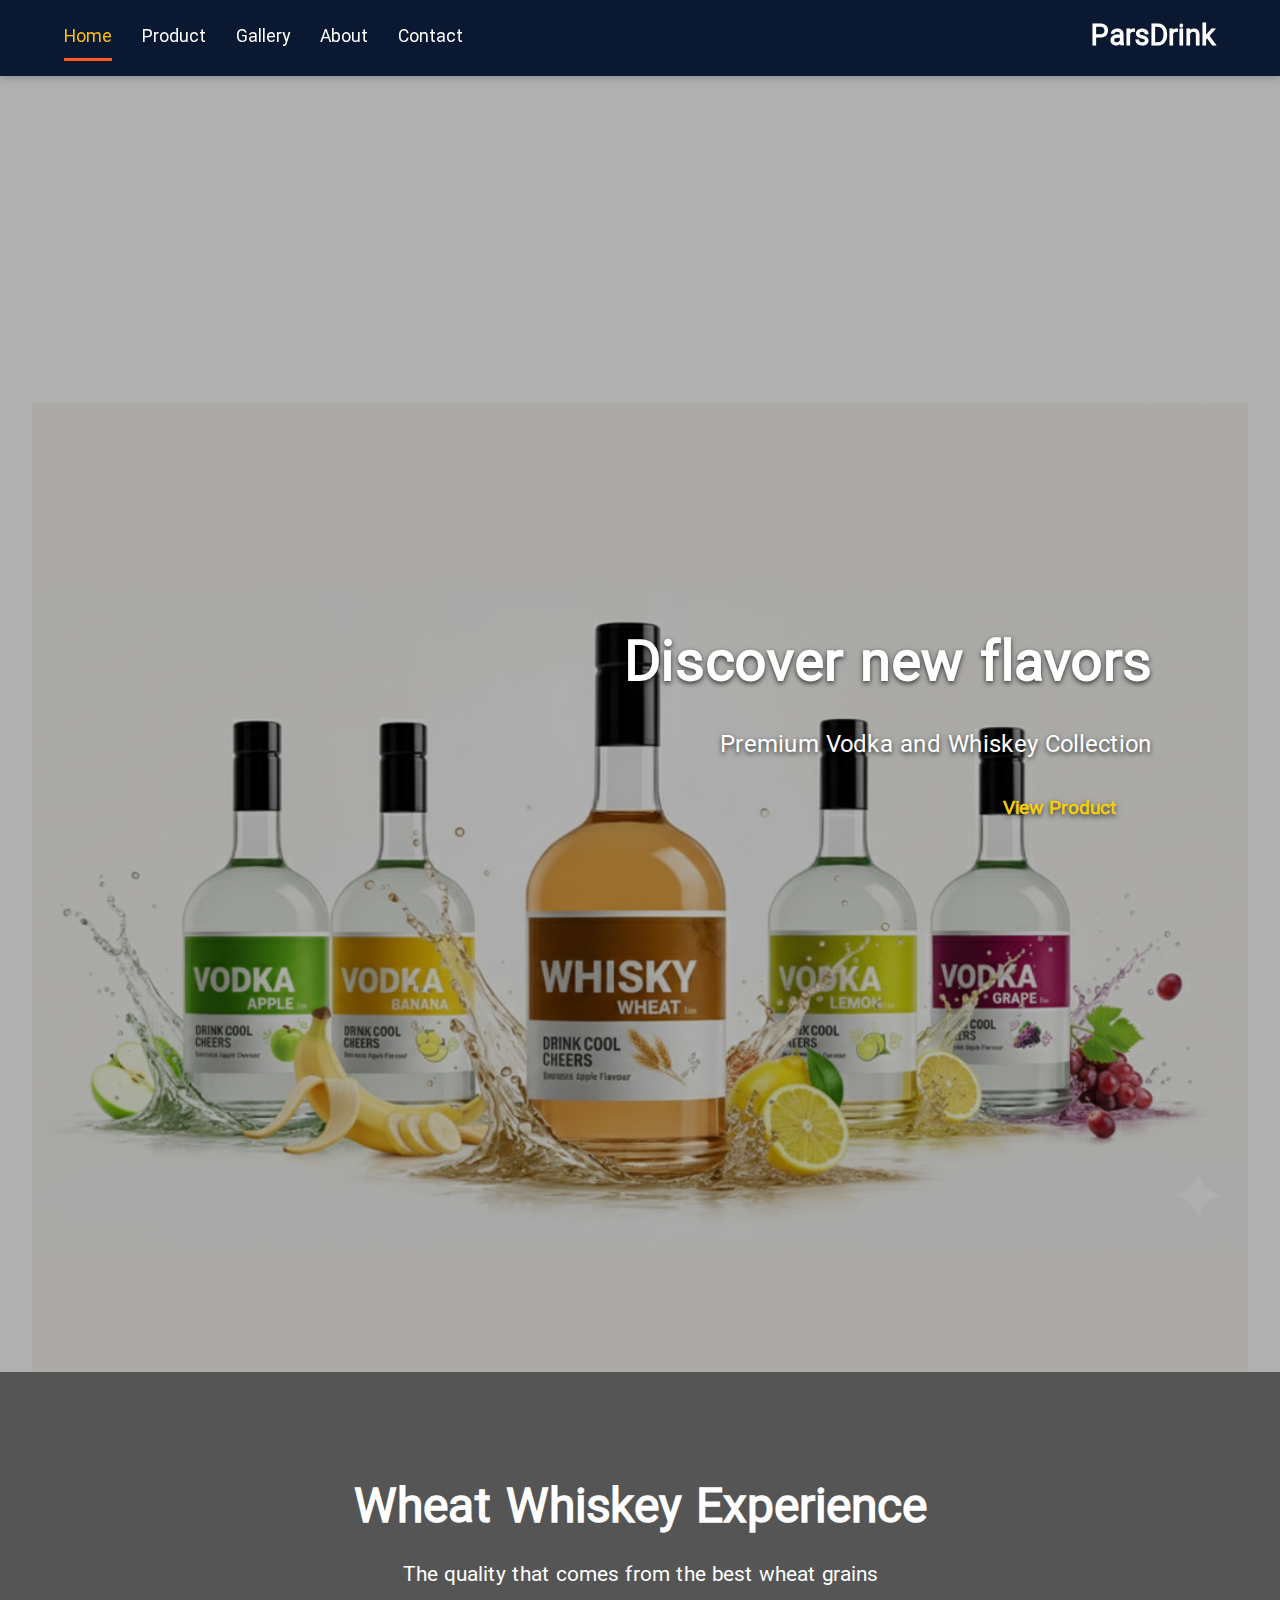
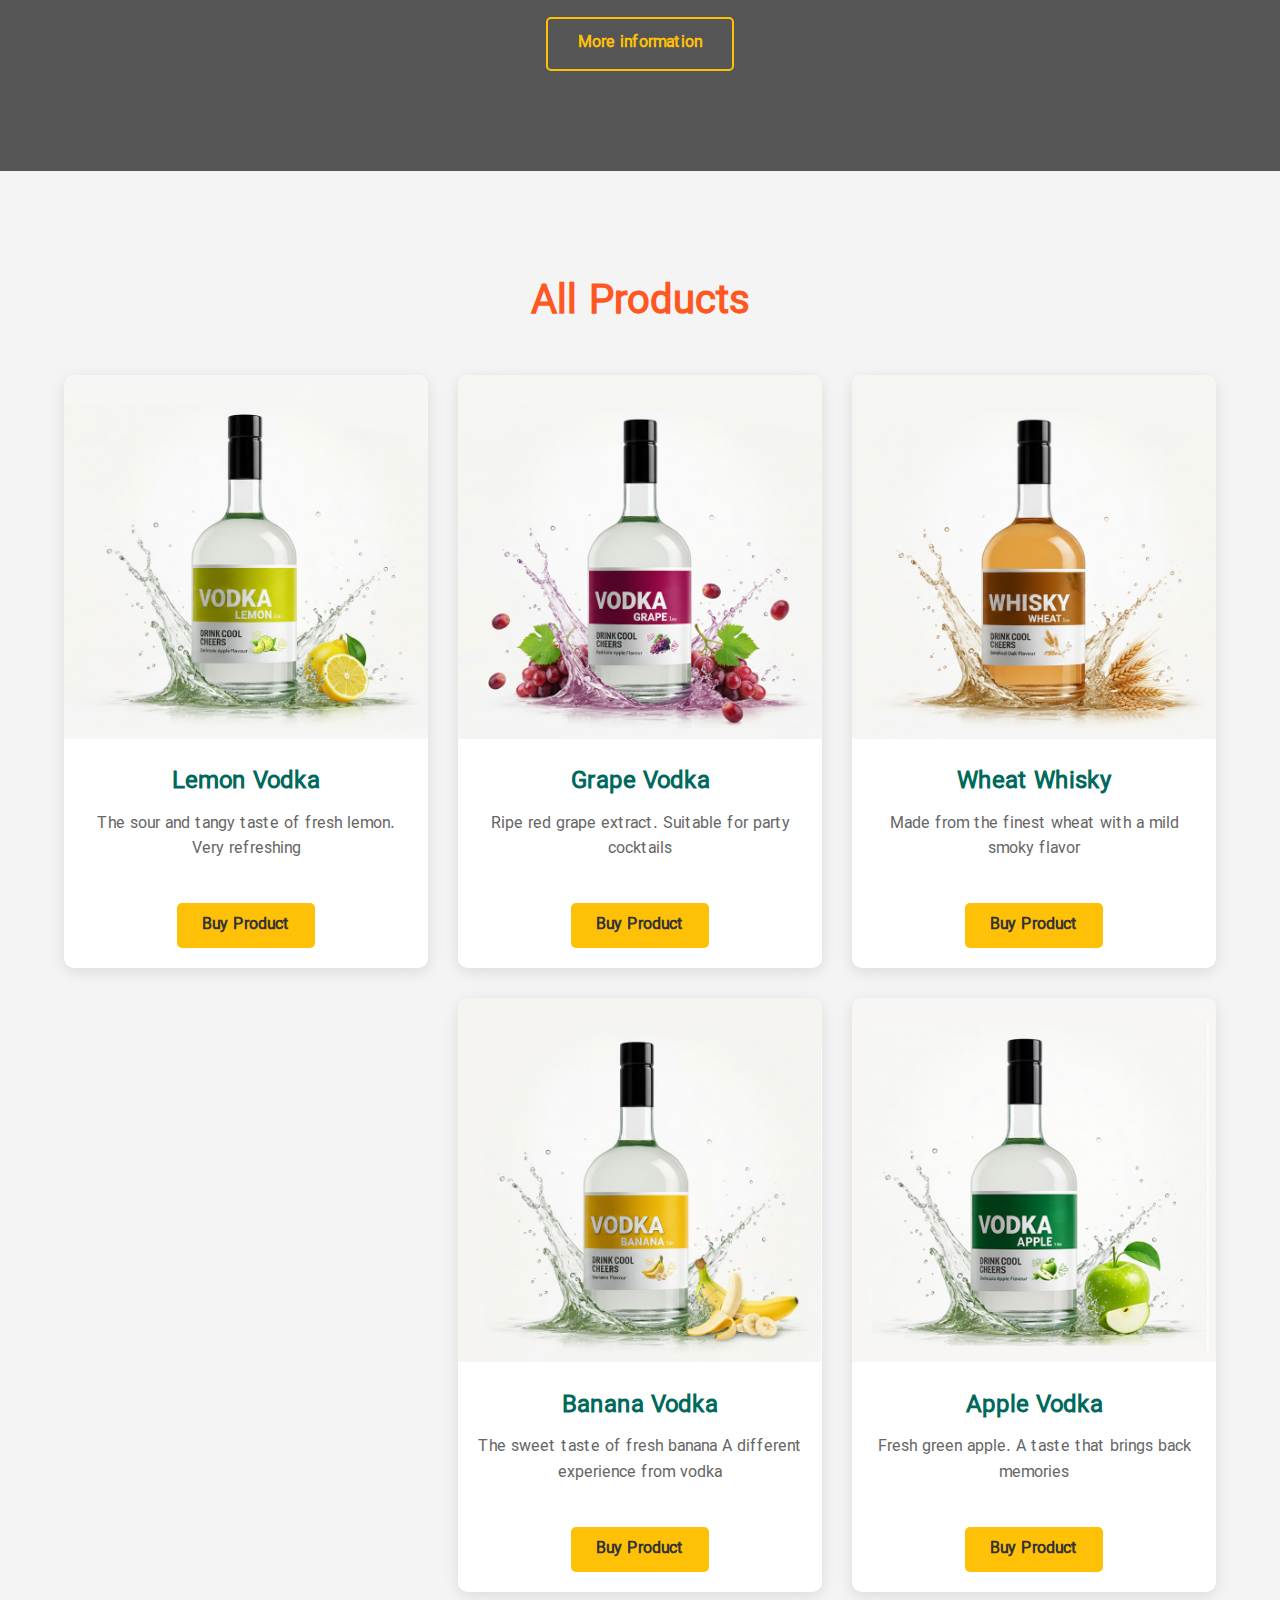
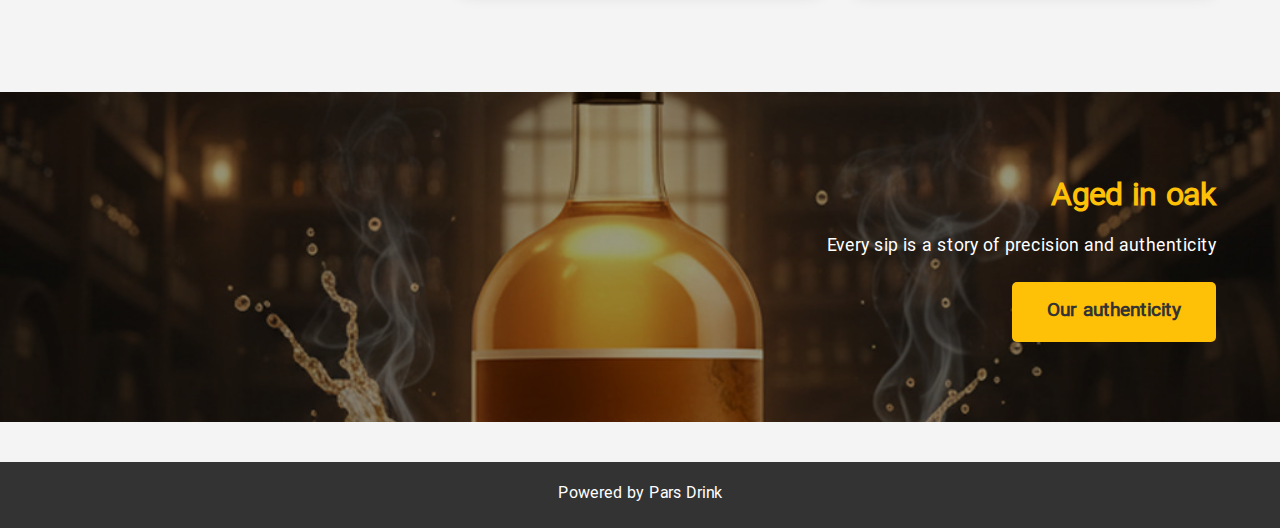
<file: index.html>
<!DOCTYPE html>
<html lang="en" dir="ltr">
<head>
    <meta charset="UTF-8">
    <meta name="viewport" content="width=device-width, initial-scale=1.0">
	<link rel="icon" type="image/x-icon" href="files/favicon.ico">
    <title>ParsDrink Vip Drink</title>
	<meta name="description" content="پارس درینک (ParsDrink) مرجع اصلی خرید انواع ویسکی گندم دودی و ودکاهای میوه‌ای با بالاترین خلوص. کیفیت برتر و ارسال محرمانه در سراسر ایران.">
    <meta name="keywords" content="پارس درینک, parsdrink, خرید ودکا, خرید ویسکی دودی, ودکا سیب سبز, ودکا موز, قیمت ویسکی در ایران">
    <link rel="canonical" href="https://parsdrink.shop/index.html">

    <meta property="og:type" content="website">
    <meta property="og:title" content="پارس درینک | برترین طعم‌های ودکا و ویسکی">
    <meta property="og:description" content="محصولات خاص پارس درینک را تجربه کنید. خلوص بالا، طعم‌های میوه‌ای و بسته‌بندی محرمانه.">
    <meta property="og:image" content="https://parsdrink.shop/files/logo.png">
    <meta property="og:url" content="https://parsdrink.shop">
    <link rel="stylesheet" href="files/style.css">
    <link rel="stylesheet" href="https://cdnjs.cloudflare.com/ajax/libs/font-awesome/6.0.0-beta3/css/all.min.css">
</head>
<body>

<header class="navbar">
        <div class="logo"><a href="index.html">ParsDrink</a></div>
        <nav class="nav-links">
            <a href="index.html" class="active-link">Home</a>
            <a href="products.html">Product</a>
			<a href="gallery.html">Gallery</a>
            <a href="about.html">About</a>
            <a href="contact.html">Contact</a>
        </nav>
        <button class="menu-toggle"><i class="fas fa-bars"></i></button>
    </header>

    <section class="hero-banner" id="home" style="background-image: url('files/gallery/vod-hame.jpg');">
        <div class="banner-content">
            <h1>Discover new flavors</h1>
            <p>Premium Vodka and Whiskey Collection</p>
            <a href="#products" class="cta-btn2">View Product</a>
        </div>
    </section>

    <section class="promotion-banner" style="background-image: url('files/gallery/wis-riz.jpg');">
        <div class="promotion-content">
            <h2>Wheat Whiskey Experience</h2>
            <p>The quality that comes from the best wheat grains</p>
            <a href="product-view-whisky.html" class="promo-btn">More information</a>
        </div>
    </section>
    
        <section class="products-grid full-page-grid" id="products">
            <h2>All Products</h2>

            <div class="grid-container">
                <div class="product-card">
				<a href="product-view-whisky.html" class="product-link-overlay">
                    <img src="files/products/whisky.jpg" alt="ویسکی گندم">
                    <h3>Wheat Whisky</h3>
                    <p>Made from the finest wheat with a mild smoky flavor</p>
					</a>
                    <a href="product-view-whisky.html" class="buy-btn">Buy Product</a>
                </div>
                
                <div class="product-card">
				<a href="product-view-grape.html" class="product-link-overlay">
                    <img src="files/products/grape.jpg" alt="وودکا انگور">
                    <h3>Grape Vodka</h3>
                    <p>Ripe red grape extract. Suitable for party cocktails</p>
					</a>
                    <a href="product-view-grape.html" class="buy-btn">Buy Product</a>
                </div>

                <div class="product-card">
				<a href="product-view-lemon.html" class="product-link-overlay">
                    <img src="files/products/lemon.jpg" alt="وودکا لیمو">
                    <h3>Lemon Vodka</h3>
                    <p>The sour and tangy taste of fresh lemon. Very refreshing</p>
					</a>
                    <a href="product-view-lemon.html" class="buy-btn">Buy Product</a>
                </div>
                
                 <div class="product-card">
				 <a href="product-view-apple.html" class="product-link-overlay">
                    <img src="files/products/apple.jpg" alt="وودکا سیب">
                    <h3>Apple Vodka</h3>
                    <p>Fresh green apple. A taste that brings back memories</p>
					</a>
                    <a href="product-view-apple.html" class="buy-btn">Buy Product</a>
                </div>

                 <div class="product-card">
				 <a href="product-view-banana.html" class="product-link-overlay">
                    <img src="files/products/banana.jpg" alt="وودکا موز">
                    <h3>Banana Vodka</h3>
                    <p>The sweet taste of fresh banana A different experience from vodka</p>
					</a>
                    <a href="product-view-banana.html" class="buy-btn">Buy Product</a>
                </div>
            </div>
        </section>

    <section class="callout-banner" style="background-image: url('files/gallery/wis-tak.jpg');">
        <div class="callout-content">
            <h3>Aged in oak</h3>
            <p>Every sip is a story of precision and authenticity</p>
            <a href="product-view-whisky.html" class="cta-btn">Our authenticity</a>
        </div>
    </section>


    <footer class="footer">
<p>Powered by Pars Drink</p>
    </footer>

    <script>
        document.querySelector('.menu-toggle').addEventListener('click', function() {
            document.querySelector('.nav-links').classList.toggle('active');
            const icon = this.querySelector('i');
            if (document.querySelector('.nav-links').classList.contains('active')) {
                icon.classList.remove('fa-bars');
                icon.classList.add('fa-times');
            } else {
                icon.classList.remove('fa-times');
                icon.classList.add('fa-bars');
            }
        });
    </script>
</body>
</html>
</file>
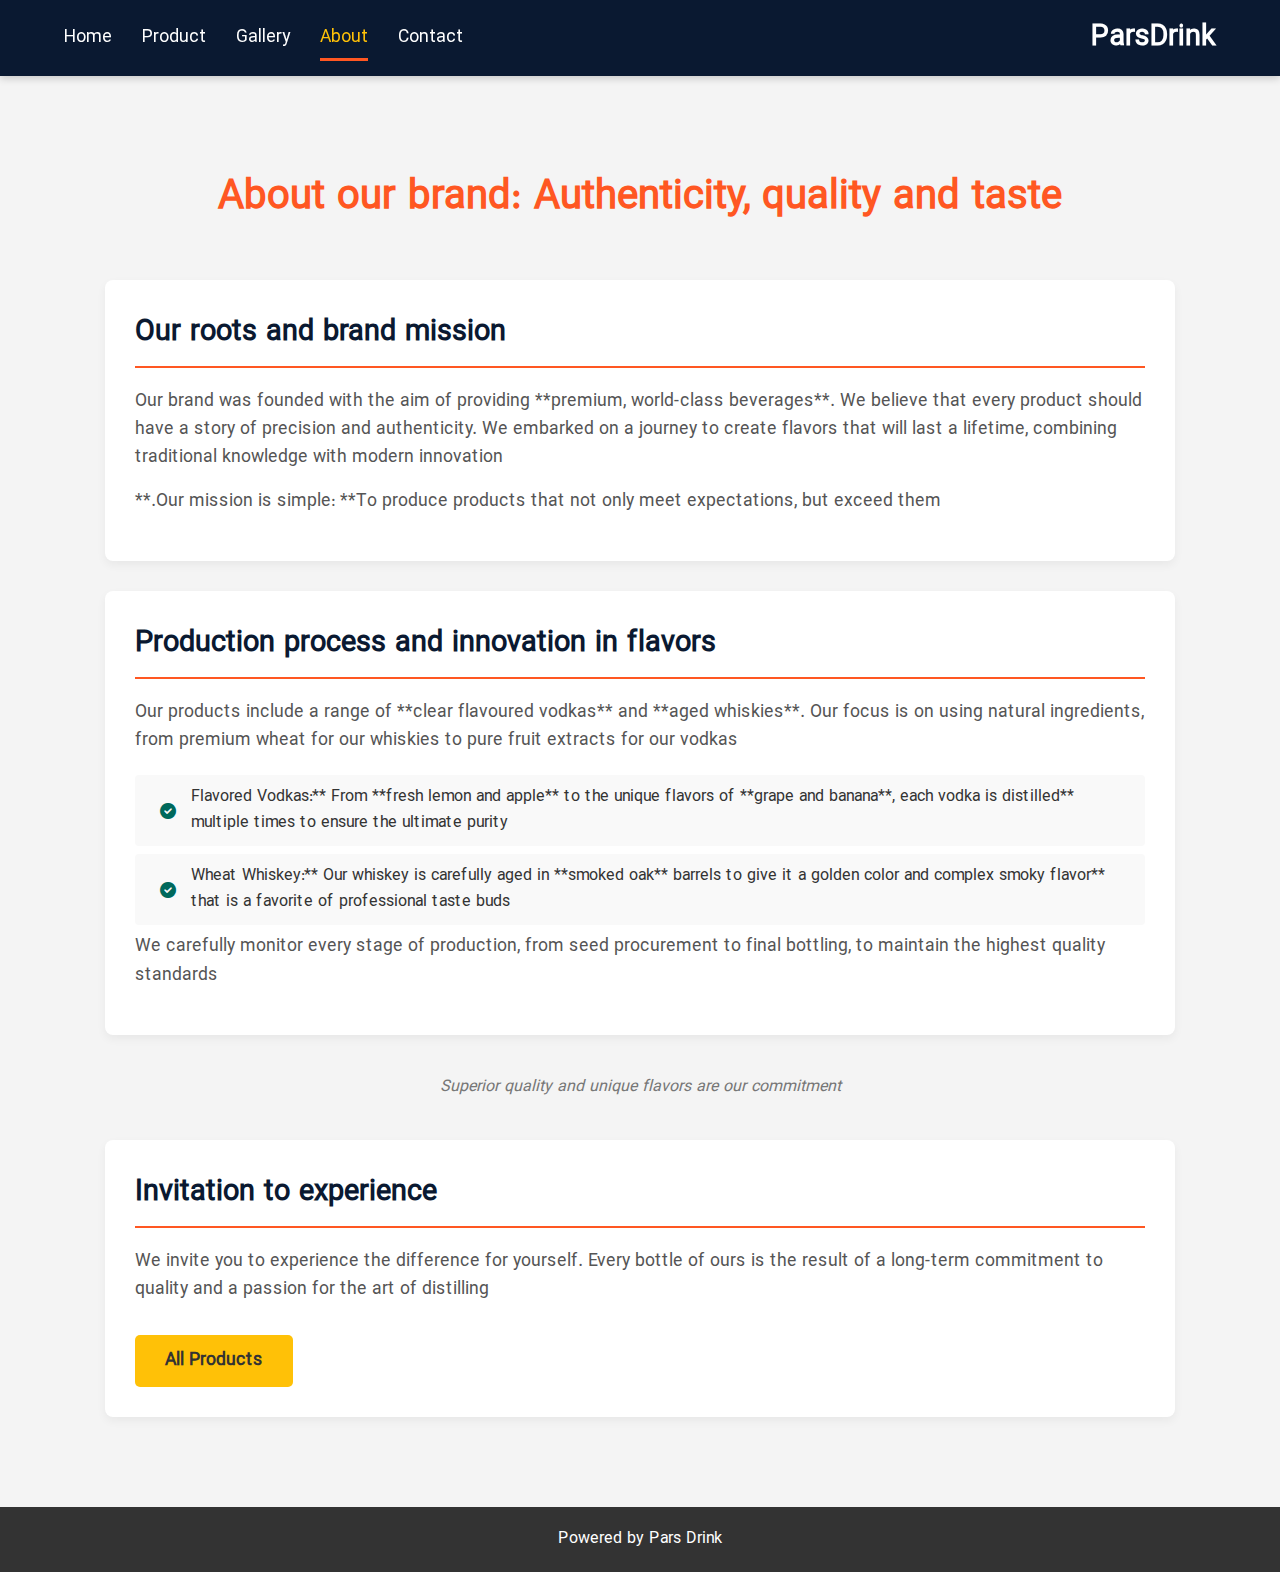
<file: about.html>
<!DOCTYPE html>
<html lang="en" dir="rtl">
<head>
    <meta charset="UTF-8">
    <meta name="viewport" content="width=device-width, initial-scale=1.0">
	<link rel="icon" type="image/x-icon" href="files/favicon.ico">
    <title>ParsDrink - About</title>
<meta name="description" content="پارس درینک با بهره‌گیری از دانش روز و متدهای سنتی تقطیر، بهترین نوشیدنی‌های الکلی را با حفظ کامل استانداردهای خلوص تولید می‌کند.">
<meta name="keywords" content="تاریخچه پارس درینک، تولید کننده ویسکی ایران، درباره parsdrink، کیفیت محصولات پارس درینک">
    <link rel="canonical" href="https://parsdrink.shop/about.html">

    <link rel="stylesheet" href="files/style.css">
    <link rel="stylesheet" href="https://cdnjs.cloudflare.com/ajax/libs/font-awesome/6.0.0-beta3/css/all.min.css">
</head>
<body>

<header class="navbar">
        <div class="logo"><a href="index.html">ParsDrink</a></div>
        <nav class="nav-links">
            <a href="index.html">Home</a>
            <a href="products.html">Product</a>
			<a href="gallery.html">Gallery</a>
            <a href="about.html" class="active-link">About</a>
            <a href="contact.html">Contact</a>
        </nav>
        <button class="menu-toggle"><i class="fas fa-bars"></i></button>
    </header>
    
    <main class="main-content about-page">
        <section class="about-section">
            <div class="container">
                <h2>About our brand: Authenticity, quality and taste</h2>
                
                <div class="about-card history-mission">
                    <h3>Our roots and brand mission</h3>
                    <p>Our brand was founded with the aim of providing **premium, world-class beverages**. We believe that every product should have a story of precision and authenticity. We embarked on a journey to create flavors that will last a lifetime, combining traditional knowledge with modern innovation</p>
                    <p>Our mission is simple: **To produce products that not only meet expectations, but exceed them.**</p>
                </div>
                
                <div class="about-card production-focus">
                    <h3>Production process and innovation in flavors</h3>
                    <p>Our products include a range of **clear flavoured vodkas** and **aged whiskies**. Our focus is on using natural ingredients, from premium wheat for our whiskies to pure fruit extracts for our vodkas</p>
                    <ul>
                        <li> **Flavored Vodkas:** From **fresh lemon and apple** to the unique flavors of **grape and banana**, each vodka is distilled multiple times to ensure the ultimate purity <i class="fas fa-check-circle" style="margin-right:15px;"></i></li>
                        <li> **Wheat Whiskey:** Our whiskey is carefully aged in **smoked oak** barrels to give it a golden color and complex smoky flavor that is a favorite of professional taste buds <i class="fas fa-check-circle" style="margin-right:15px;"></i></li>
                    </ul>
                    <p>We carefully monitor every stage of production, from seed procurement to final bottling, to maintain the highest quality standards</p>
                </div>
                
                <div class="image-focus">
                    
                    <p class="image-caption">Superior quality and unique flavors are our commitment</p>
                </div>
                
                <div class="about-card experience-call">
                    <h3>Invitation to experience</h3>
                    <p>We invite you to experience the difference for yourself. Every bottle of ours is the result of a long-term commitment to quality and a passion for the art of distilling</p>
                    <a href="products.html" class="cta-btn">All Products</a>
                </div>
            </div>
        </section>
    </main>

    <footer class="footer">
<p>Powered by Pars Drink</p>
    </footer>

    <script>
        document.querySelector('.menu-toggle').addEventListener('click', function() {
            document.querySelector('.nav-links').classList.toggle('active');
            const icon = this.querySelector('i');
            if (document.querySelector('.nav-links').classList.contains('active')) {
                icon.classList.remove('fa-bars');
                icon.classList.add('fa-times');
            } else {
                icon.classList.remove('fa-times');
                icon.classList.add('fa-bars');
            }
        });
    </script>
</body>
</html>
</file>
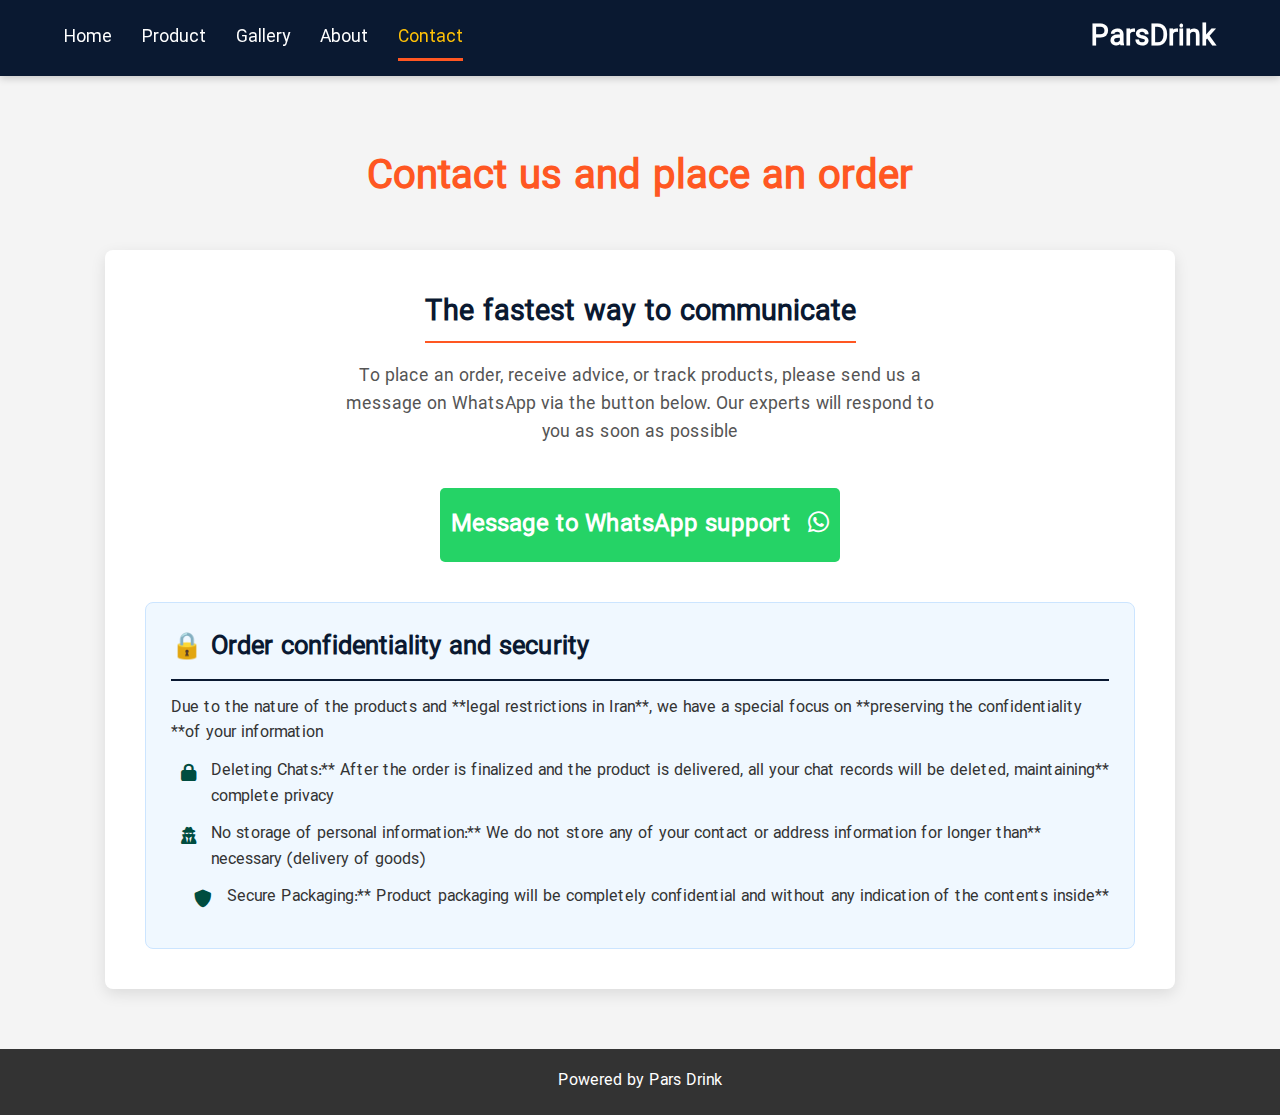
<file: contact.html>
<!DOCTYPE html>
<html lang="en" dir="ltr">
<head>
    <meta charset="UTF-8">
    <meta name="viewport" content="width=device-width, initial-scale=1.0">
	<link rel="icon" type="image/x-icon" href="files/favicon.ico">
    <title>ParsDrink - Contact Us</title>
<meta name="description" content="جهت خرید محصولات پارس درینک و دریافت مشاوره درباره نحوه ارسال محرمانه، از طریق واتساپ با کارشناسان ما در ارتباط باشید.">
<meta name="keywords" content="تماس با پارس درینک، شماره واتساپ پارس درینک، سفارش تلگرام ودکا، پشتیبانی parsdrink">
	<link rel="canonical" href="https://parsdrink.shop/contact.html">
    <link rel="stylesheet" href="files/style.css">
    <link rel="stylesheet" href="https://cdnjs.cloudflare.com/ajax/libs/font-awesome/6.0.0-beta3/css/all.min.css">
</head>
<body>

<header class="navbar">
        <div class="logo"><a href="index.html">ParsDrink</a></div>
        <nav class="nav-links">
            <a href="index.html">Home</a>
            <a href="products.html">Product</a>
			<a href="gallery.html">Gallery</a>
            <a href="about.html">About</a>
            <a href="contact.html" class="active-link">Contact</a>
        </nav>
        <button class="menu-toggle"><i class="fas fa-bars"></i></button>
    </header>
    
    <main class="main-content contact-page">
        <div class="container">
            
            <section class="contact-section">
                <h2>Contact us and place an order</h2>
                
                <div class="contact-card">
                    
                    <h3>The fastest way to communicate</h3>
                    <p>To place an order, receive advice, or track products, please send us a message on WhatsApp via the button below. Our experts will respond to you as soon as possible</p>
                    
                    <a href="https://wa.me/212783611965?text=hi" target="_blank" class="whatsapp-btn whatsapp-lg">
                        <i class="fab fa-whatsapp"></i> Message to WhatsApp support
                    </a>

                    <div class="privacy-note">
                        <h3>Order confidentiality and security 🔒</h3>
                        <ul>
				     		<li><i></i>Due to the nature of the products and **legal restrictions in Iran**, we have a special focus on **preserving the confidentiality of your information**</li>
                            <li> **Deleting Chats:** After the order is finalized and the product is delivered, all your chat records will be deleted, maintaining complete privacy <i class="fas fa-lock" style="margin-right:15px;"> </i> </li>
                            <li> **No storage of personal information:** We do not store any of your contact or address information for longer than necessary (delivery of goods) <i class="fas fa-user-secret" style="margin-right:15px;"></i></li>
                            <li> **Secure Packaging:** Product packaging will be completely confidential and without any indication of the contents inside <i class="fas fa-shield-alt" style="margin-right:15px;"></i></li>
                        </ul>
                    </div>
                    
                </div>
            </section>
            
        </div>
    </main>

    <footer class="footer">
<p>Powered by Pars Drink</p>
    </footer>

    <script>
        document.querySelector('.menu-toggle').addEventListener('click', function() {
            document.querySelector('.nav-links').classList.toggle('active');
            const icon = this.querySelector('i');
            if (document.querySelector('.nav-links').classList.contains('active')) {
                icon.classList.remove('fa-bars');
                icon.classList.add('fa-times');
            } else {
                icon.classList.remove('fa-times');
                icon.classList.add('fa-bars');
            }
        });
    </script>
</body>
</html>
</file>
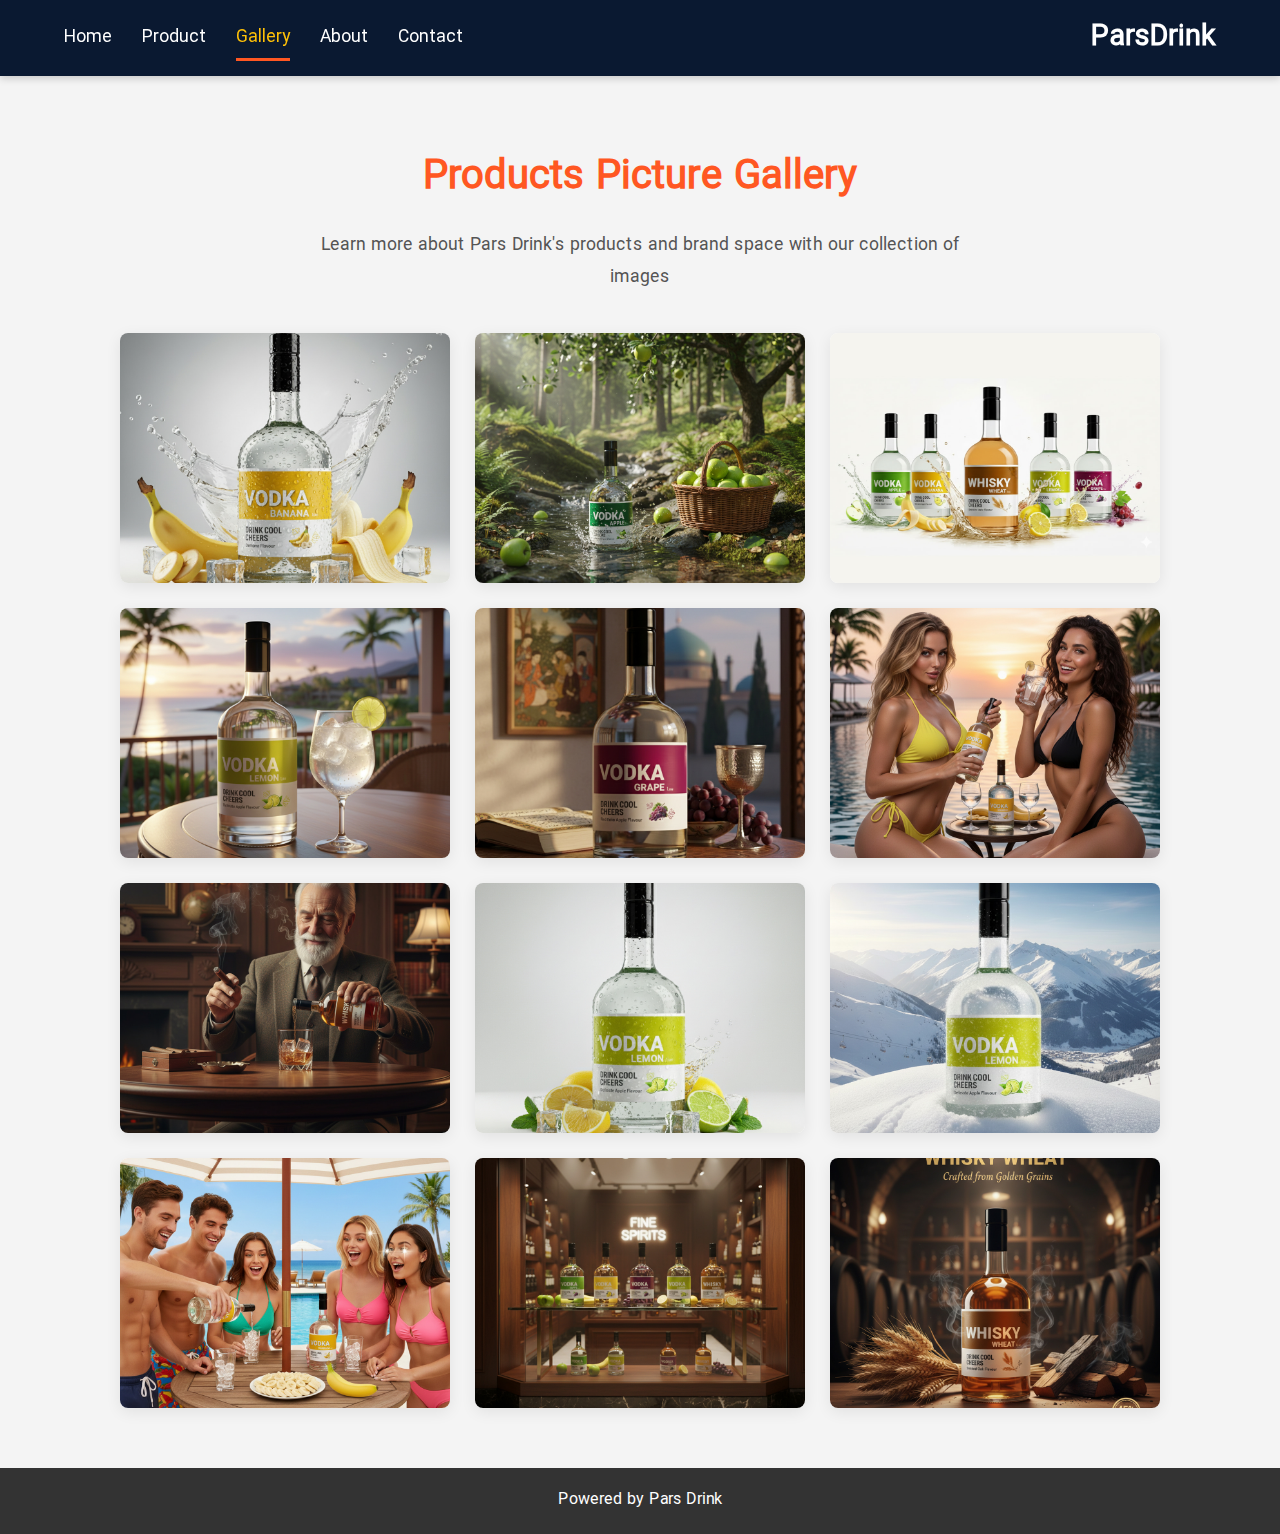
<file: gallery.html>
<!DOCTYPE html>
<html lang="en" dir="ltr">
<head>
    <meta charset="UTF-8">
    <meta name="viewport" content="width=device-width, initial-scale=1.0">
	<link rel="icon" type="image/x-icon" href="files/favicon.ico">
    <title>ParsDrink - Picture Gallery</title>
<meta name="description" content="مشاهده تصاویر واقعی محصولات، بسته‌بندی‌های محرمانه و فرآیند تولید در پارس درینک. ما به شفافیت در کیفیت معتقدیم.">
<meta name="keywords" content="تصاویر پارس درینک، عکس ودکا، عکس ویسکی دودی، بسته بندی پارس درینک، گالری parsdrink">
<link rel="canonical" href="https://parsdrink.shop/gallery.html">
    <link rel="stylesheet" href="files/style.css">
    <link rel="stylesheet" href="https://cdnjs.cloudflare.com/ajax/libs/font-awesome/6.0.0-beta3/css/all.min.css">
</head>
<body>

    <header class="navbar">
        <div class="logo"><a href="index.html">ParsDrink</a></div>
        <nav class="nav-links">
            <a href="index.html">Home</a>
            <a href="products.html">Product</a>
			<a href="gallery.html" class="active-link">Gallery</a>
            <a href="about.html">About</a>
            <a href="contact.html">Contact</a>
        </nav>
        <button class="menu-toggle"><i class="fas fa-bars"></i></button>
    </header>
    
    <main class="main-content gallery-page">
        <div class="container">
            <section class="gallery-section">
                <h2>Products Picture Gallery</h2>
                <p class="gallery-description">Learn more about Pars Drink's products and brand space with our collection of images</p>
                
                <div class="gallery-grid">
				
                    <div class="gallery-item" data-src="files/gallery/vod-hame.jpg" data-alt="All Pars Drink products">
                        <img src="files/gallery/vod-hame.jpg" alt="All Pars Drink products">
                    </div>
					
                    <div class="gallery-item" data-src="files/gallery/apple-nature-vodka.jpg" data-alt="Apple vodka from nature">
                        <img src="files/gallery/apple-nature-vodka.jpg" alt="Apple vodka from nature">
                    </div>
					
                    <div class="gallery-item" data-src="files/gallery/banana-cool-vodka.jpg" data-alt="The cool and sweet taste of banana vodka">
                        <img src="files/gallery/banana-cool-vodka.jpg" alt="The cool and sweet taste of banana vodka">
                    </div>
					
                    <div class="gallery-item" data-src="files/gallery/friend-girls-vodka-drink.jpg" data-alt="Your friendly companion drink">
                        <img src="files/gallery/friend-girls-vodka-drink.jpg" alt="Your friendly companion drink">
                    </div>
					
                    <div class="gallery-item" data-src="files/gallery/grape-shiraz-vodka.jpg" data-alt="Pure Iranian Shiraz Vodka">
                        <img src="files/gallery/grape-shiraz-vodka.jpg" alt="Pure Iranian Shiraz Vodka">
                    </div>
					
                    <div class="gallery-item" data-src="files/gallery/lemon-drink.jpg" data-alt="Hawaiian lime vodka">
                        <img src="files/gallery/lemon-drink.jpg" alt="Hawaiian lime vodka">
                    </div>
					
                    <div class="gallery-item" data-src="files/gallery/lemon-ice.jpg" data-alt="Lemon and ice and lemon vodka">
                        <img src="files/gallery/lemon-ice.jpg" alt="Lemon and ice and lemon vodka">
                    </div>
					
					<div class="gallery-item" data-src="files/gallery/lemon-serving.jpg" data-alt="Serve with fresh lemon">
                        <img src="files/gallery/lemon-serving.jpg" alt="Serve with fresh lemon">
                    </div>
					
					<div class="gallery-item" data-src="files/gallery/old-man-hwisky.jpg" data-alt="Classic aged whiskey">
                        <img src="files/gallery/old-man-hwisky.jpg" alt="Classic aged whiskey">
                    </div>
					
					<div class="gallery-item" data-src="files/gallery/old-whisky-oak-smoked.jpg" data-alt="Whiskey flavored with smoked oak">
                        <img src="files/gallery/old-whisky-oak-smoked.jpg" alt="Whiskey flavored with smoked oak">
                    </div>
					
					<div class="gallery-item" data-src="files/gallery/parsdrink-shoping.jpg" data-alt="Buying Pars Drink in stores">
                        <img src="files/gallery/parsdrink-shoping.jpg" alt="Buying Pars Drink in stores">
                    </div>
					
					<div class="gallery-item" data-src="files/gallery/party-banana-vodka.jpg" data-alt="Drinks for friendly party">
                        <img src="files/gallery/party-banana-vodka.jpg" alt="Drinks for friendly party">
                    </div>
					
                    </div>
            </section>
        </div>
    </main>

    <footer class="footer">
<p>Powered by Pars Drink</p>
    </footer>

<div id="galleryModal" class="modal">
    <span class="close-btn">&times;</span>
    
    <button class="prev-btn" id="prevBtn">&#10094;</button>
    <button class="next-btn" id="nextBtn">&#10095;</button>
    
    <img class="modal-content" id="img01">
    <div id="caption"></div>
</div>

    <script src="files/gallery-script.js"></script> 
    <script>
        document.querySelector('.menu-toggle').addEventListener('click', function() {
            document.querySelector('.nav-links').classList.toggle('active');
            const icon = this.querySelector('i');
            if (document.querySelector('.nav-links').classList.contains('active')) {
                icon.classList.remove('fa-bars');
                icon.classList.add('fa-times');
            } else {
                icon.classList.remove('fa-times');
                icon.classList.add('fa-bars');
            }
        });
    </script>
</body>
</html>
</file>
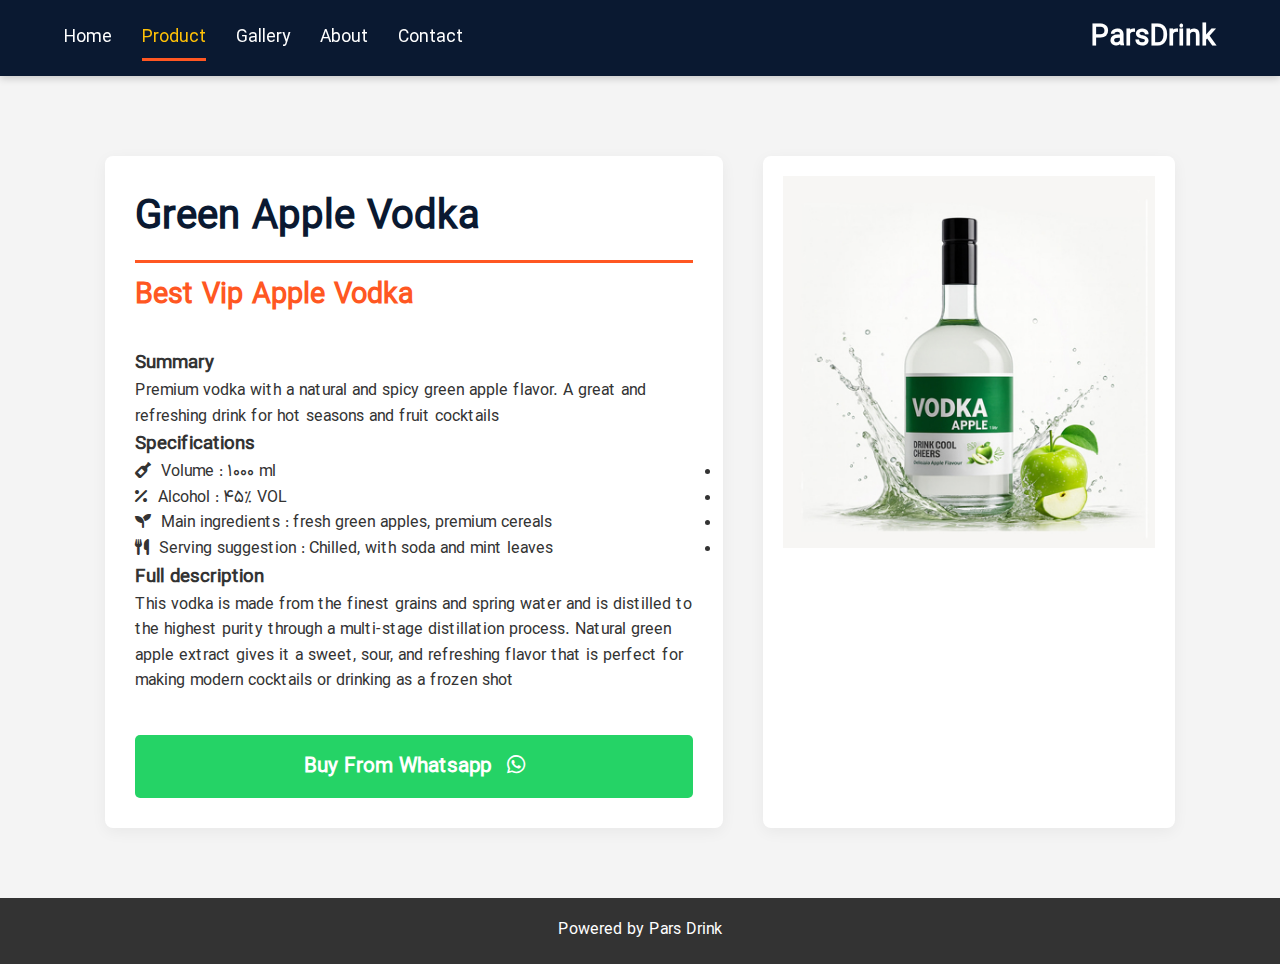
<file: product-view-apple.html>
<!DOCTYPE html>
<html lang="en" dir="ltr">
<head>
    <meta charset="UTF-8">
    <meta name="viewport" content="width=device-width, initial-scale=1.0">
	<link rel="icon" type="image/x-icon" href="files/favicon.ico">
    <title>ParsDrink - Green Apple Vodka - Product Details</title>
	<meta name="description" content="ودکا سیب سبز پارس درینک با عصاره طبیعی میوه. طعمی باطراوت و خنک، ایده‌آل برای کوکتل‌های تابستانی. خلوص ۱۰۰٪ و کیفیت تضمین شده.">
<meta name="keywords" content="ودکا سیب سبز، خرید ودکا میوه ای، قیمت ودکا درجه یک، ودکا ترکیبی، نوشیدنی سیب الکلی">
	<link rel="canonical" href="https://parsdrink.shop/product-view-apple.html">
    <link rel="stylesheet" href="files/style.css">
    <link rel="stylesheet" href="https://cdnjs.cloudflare.com/ajax/libs/font-awesome/6.0.0-beta3/css/all.min.css">
</head>
<body>

<header class="navbar">
        <div class="logo"><a href="index.html">ParsDrink</a></div>
        <nav class="nav-links">
            <a href="index.html">Home</a>
            <a href="products.html" class="active-link">Product</a>
			<a href="gallery.html">Gallery</a>
            <a href="about.html">About</a>
            <a href="contact.html">Contact</a>
        </nav>
        <button class="menu-toggle"><i class="fas fa-bars"></i></button>
    </header>
    
    <main class="main-content product-view-page">
        <div class="container">
            
            <section class="product-details">
                
                <div class="product-image-container">
                    <img src="files/products/apple.jpg" alt="Green Apple Vodka" class="main-product-img">
                </div>
                
                <div class="product-info">
                    <h1>Green Apple Vodka</h1>
                    <p class="product-price">Best Vip Apple Vodka</p>
                    
                    <div class="short-description">
                        <h3>Summary</h3>
                        <p>Premium vodka with a natural and spicy green apple flavor. A great and refreshing drink for hot seasons and fruit cocktails</p>
                    </div>

                    <div class="product-specs">
                        <h3>Specifications</h3>
                        <ul>
                            <li>Volume : 1000 ml <i class="fas fa-wine-bottle" style="margin-right:5px;"></i></li>
                            <li> Alcohol : 45% VOL <i class="fas fa-percent" style="margin-right:5px;"></i></li>
                            <li> Main ingredients : fresh green apples, premium cereals <i class="fas fa-seedling" style="margin-right:5px;"></i></li>
                            <li> Serving suggestion : Chilled, with soda and mint leaves <i class="fas fa-utensils" style="margin-right:5px;"></i></li>
                        </ul>
                    </div>

                    <div class="long-description">
                        <h3>Full description</h3>
                        <p>This vodka is made from the finest grains and spring water and is distilled to the highest purity through a multi-stage distillation process. Natural green apple extract gives it a sweet, sour, and refreshing flavor that is perfect for making modern cocktails or drinking as a frozen shot</p>
                    </div>
                    
                    <a href="https://wa.me/212783611965?text=hi" target="_blank" class="whatsapp-btn">
                        <i class="fab fa-whatsapp"></i> Buy From Whatsapp
                    </a>
                </div>
            </section>
            
        </div>
    </main>

    <footer class="footer">
<p>Powered by Pars Drink</p>
    </footer>

    <script>
        document.querySelector('.menu-toggle').addEventListener('click', function() {
            document.querySelector('.nav-links').classList.toggle('active');
            const icon = this.querySelector('i');
            if (document.querySelector('.nav-links').classList.contains('active')) {
                icon.classList.remove('fa-bars');
                icon.classList.add('fa-times');
            } else {
                icon.classList.remove('fa-times');
                icon.classList.add('fa-bars');
            }
        });
    </script>
</body>
</html>
</file>
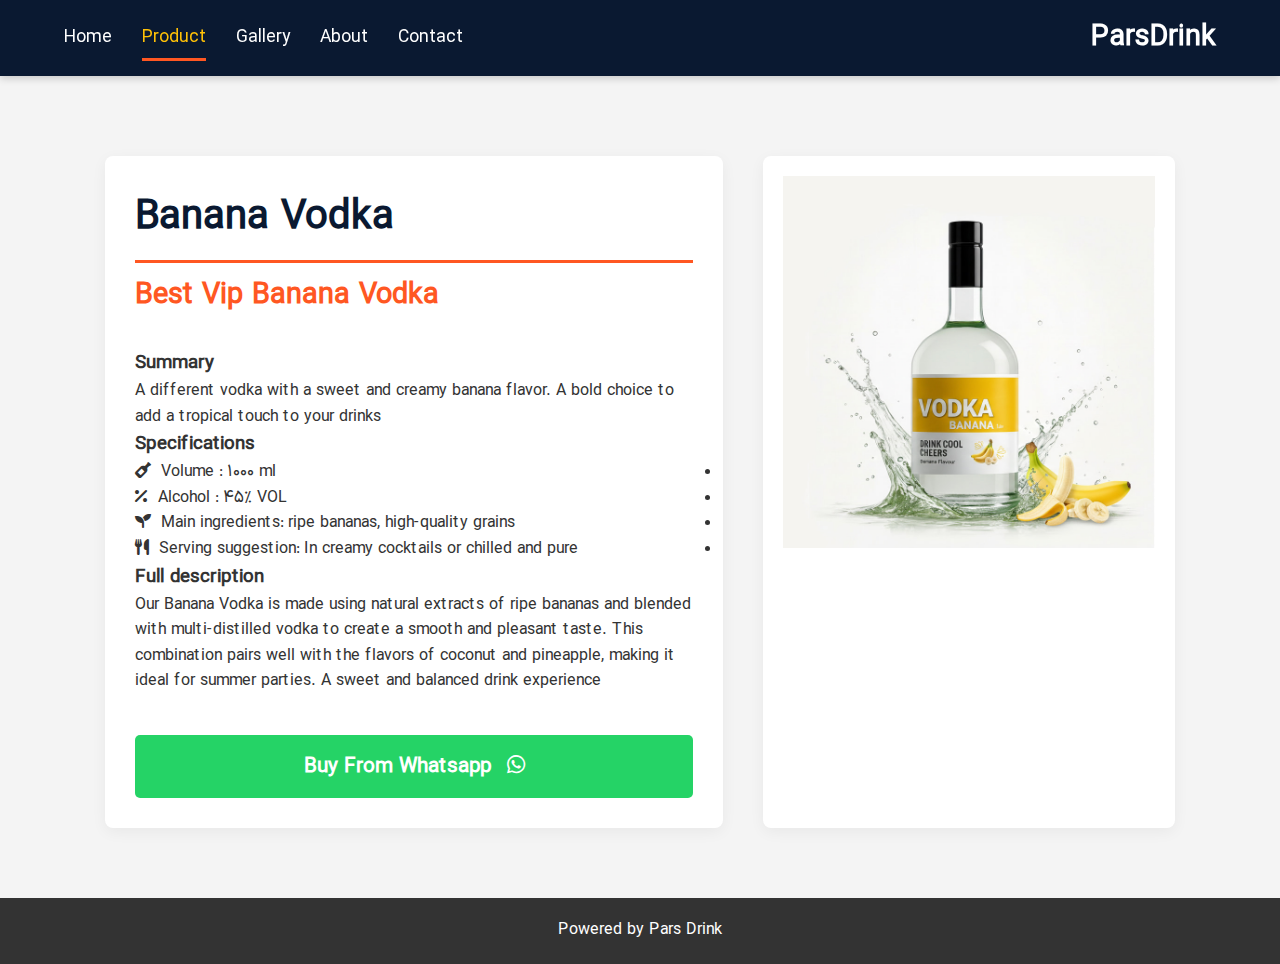
<file: product-view-banana.html>
<!DOCTYPE html>
<html lang="en" dir="ltr">
<head>
    <meta charset="UTF-8">
    <meta name="viewport" content="width=device-width, initial-scale=1.0">
	<link rel="icon" type="image/x-icon" href="files/favicon.ico">
    <title>ParsDrink - Banana Vodka - Product Details<</title>
	<meta name="description" content="تجربه‌ای متفاوت با ودکا موز پارس درینک. طعمی نرم، خامه ای و شیرین که از موزهای رسیده تهیه شده است. مناسب برای مهمانی و دورهمی.">
<meta name="keywords" content="ودکا موز، خرید ودکا استوایی، نوشیدنی الکلی شیرین، پارس درینک موز، ودکا طعم دار">
	<link rel="canonical" href="https://parsdrink.shop/product-view-banana.html">
    <link rel="stylesheet" href="files/style.css">
    <link rel="stylesheet" href="https://cdnjs.cloudflare.com/ajax/libs/font-awesome/6.0.0-beta3/css/all.min.css">
</head>
<body>

<header class="navbar">
        <div class="logo"><a href="index.html">ParsDrink</a></div>
        <nav class="nav-links">
            <a href="index.html">Home</a>
            <a href="products.html" class="active-link">Product</a>
			<a href="gallery.html">Gallery</a>
            <a href="about.html">About</a>
            <a href="contact.html">Contact</a>
        </nav>
        <button class="menu-toggle"><i class="fas fa-bars"></i></button>
    </header>
    
    <main class="main-content product-view-page">
        <div class="container">
            
            <section class="product-details">
                
                <div class="product-image-container">
                    <img src="files/products/banana.jpg" alt="banana vodka" class="main-product-img">
                </div>
                
                <div class="product-info">
                    <h1>Banana Vodka</h1>
                    <p class="product-price">Best Vip Banana Vodka</p>
                    
                    <div class="short-description">
                        <h3>Summary</h3>
                        <p>A different vodka with a sweet and creamy banana flavor. A bold choice to add a tropical touch to your drinks</p>
                    </div>

                    <div class="product-specs">
                        <h3>Specifications</h3>
                        <ul>
							<li>Volume : 1000 ml <i class="fas fa-wine-bottle" style="margin-right:5px;"></i></li>
                            <li> Alcohol : 45% VOL <i class="fas fa-percent" style="margin-right:5px;"></i></li>
                            <li> Main ingredients: ripe bananas, high-quality grains <i class="fas fa-seedling" style="margin-right:5px;"></i></li>
                            <li> Serving suggestion: In creamy cocktails or chilled and pure <i class="fas fa-utensils" style="margin-right:5px;"></i></li>
                        </ul>
                    </div>

                    <div class="long-description">
                        <h3>Full description</h3>
                        <p>Our Banana Vodka is made using natural extracts of ripe bananas and blended with multi-distilled vodka to create a smooth and pleasant taste. This combination pairs well with the flavors of coconut and pineapple, making it ideal for summer parties. A sweet and balanced drink experience</p>
                    </div>
                    
                    <a href="https://wa.me/212783611965?text=hi" target="_blank" class="whatsapp-btn">
                        <i class="fab fa-whatsapp"></i> Buy From Whatsapp
                    </a>
                </div>
            </section>
            
        </div>
    </main>

    <footer class="footer">
<p>Powered by Pars Drink</p>
    </footer>

    <script>
        document.querySelector('.menu-toggle').addEventListener('click', function() {
            document.querySelector('.nav-links').classList.toggle('active');
            const icon = this.querySelector('i');
            if (document.querySelector('.nav-links').classList.contains('active')) {
                icon.classList.remove('fa-bars');
                icon.classList.add('fa-times');
            } else {
                icon.classList.remove('fa-times');
                icon.classList.add('fa-bars');
            }
        });
    </script>
</body>
</html>
</file>
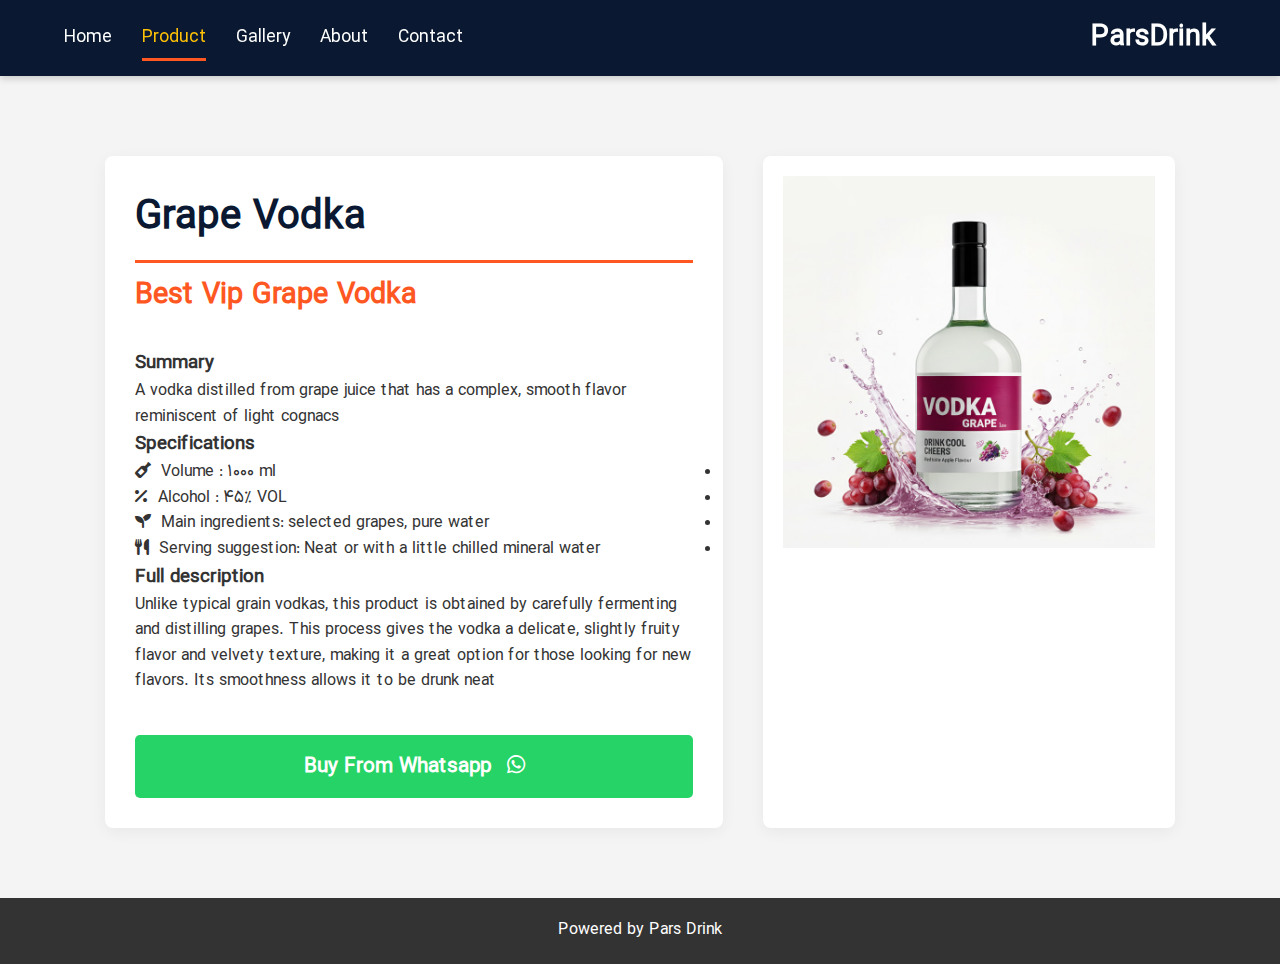
<file: product-view-grape.html>
<!DOCTYPE html>
<html lang="en" dir="ltr">
<head>
    <meta charset="UTF-8">
    <meta name="viewport" content="width=device-width, initial-scale=1.0">
	<link rel="icon" type="image/x-icon" href="files/favicon.ico">
    <title>ParsDrink - Grape Vodka - Product Details</title>
	<meta name="description" content="ودکا انگور پارس درینک تقطیر شده از مرغوب‌ترین انگورها. دارای بافتی نرم و طعمی ظریف شبیه به کنیاک‌های سبک. خلوص بالا و بدون افزودنی.">
<meta name="keywords" content="ودکا انگور، خرید ودکا کشمش، ودکا دست ساز انگور، نوشیدنی الکلی ملایم، قیمت ودکا خالص">
	<link rel="canonical" href="https://parsdrink.shop/product-view-grape.html">
    <link rel="stylesheet" href="files/style.css">
    <link rel="stylesheet" href="https://cdnjs.cloudflare.com/ajax/libs/font-awesome/6.0.0-beta3/css/all.min.css">
</head>
<body>

<header class="navbar">
        <div class="logo"><a href="index.html">ParsDrink</a></div>
        <nav class="nav-links">
            <a href="index.html">Home</a>
            <a href="products.html" class="active-link">Product</a>
			<a href="gallery.html">Gallery</a>
            <a href="about.html">About</a>
            <a href="contact.html">Contact</a>
        </nav>
        <button class="menu-toggle"><i class="fas fa-bars"></i></button>
    </header>
	
    <main class="main-content product-view-page">
        <div class="container">
            
            <section class="product-details">
                
                <div class="product-image-container">
                    <img src="files/products/grape.jpg" alt="Grape Vodka" class="main-product-img">
                </div>
                
                <div class="product-info">
                    <h1>Grape Vodka</h1>
                    <p class="product-price">Best Vip Grape Vodka</p>
                    
                    <div class="short-description">
                        <h3>Summary</h3>
                        <p>A vodka distilled from grape juice that has a complex, smooth flavor reminiscent of light cognacs</p>
                    </div>

                    <div class="product-specs">
                        <h3>Specifications</h3>
                        <ul>
							<li>Volume : 1000 ml <i class="fas fa-wine-bottle" style="margin-right:5px;"></i></li>
                            <li> Alcohol : 45% VOL <i class="fas fa-percent" style="margin-right:5px;"></i></li>
						    <li> Main ingredients: selected grapes, pure water <i class="fas fa-seedling" style="margin-right:5px;"></i></li>
                            <li> Serving suggestion: Neat or with a little chilled mineral water <i class="fas fa-utensils" style="margin-right:5px;"></i></li>
                        </ul>
                    </div>

                    <div class="long-description">
                        <h3>Full description</h3>
                        <p>Unlike typical grain vodkas, this product is obtained by carefully fermenting and distilling grapes. This process gives the vodka a delicate, slightly fruity flavor and velvety texture, making it a great option for those looking for new flavors. Its smoothness allows it to be drunk neat</p>
                    </div>
                    
                    <a href="https://wa.me/212783611965?text=hi" target="_blank" class="whatsapp-btn">
                        <i class="fab fa-whatsapp"></i> Buy From Whatsapp
                    </a>
                </div>
            </section>
            
        </div>
    </main>

    <footer class="footer">
<p>Powered by Pars Drink</p>
    </footer>

    <script>
        document.querySelector('.menu-toggle').addEventListener('click', function() {
            document.querySelector('.nav-links').classList.toggle('active');
            const icon = this.querySelector('i');
            if (document.querySelector('.nav-links').classList.contains('active')) {
                icon.classList.remove('fa-bars');
                icon.classList.add('fa-times');
            } else {
                icon.classList.remove('fa-times');
                icon.classList.add('fa-bars');
            }
        });
    </script>
</body>
</html>
</file>
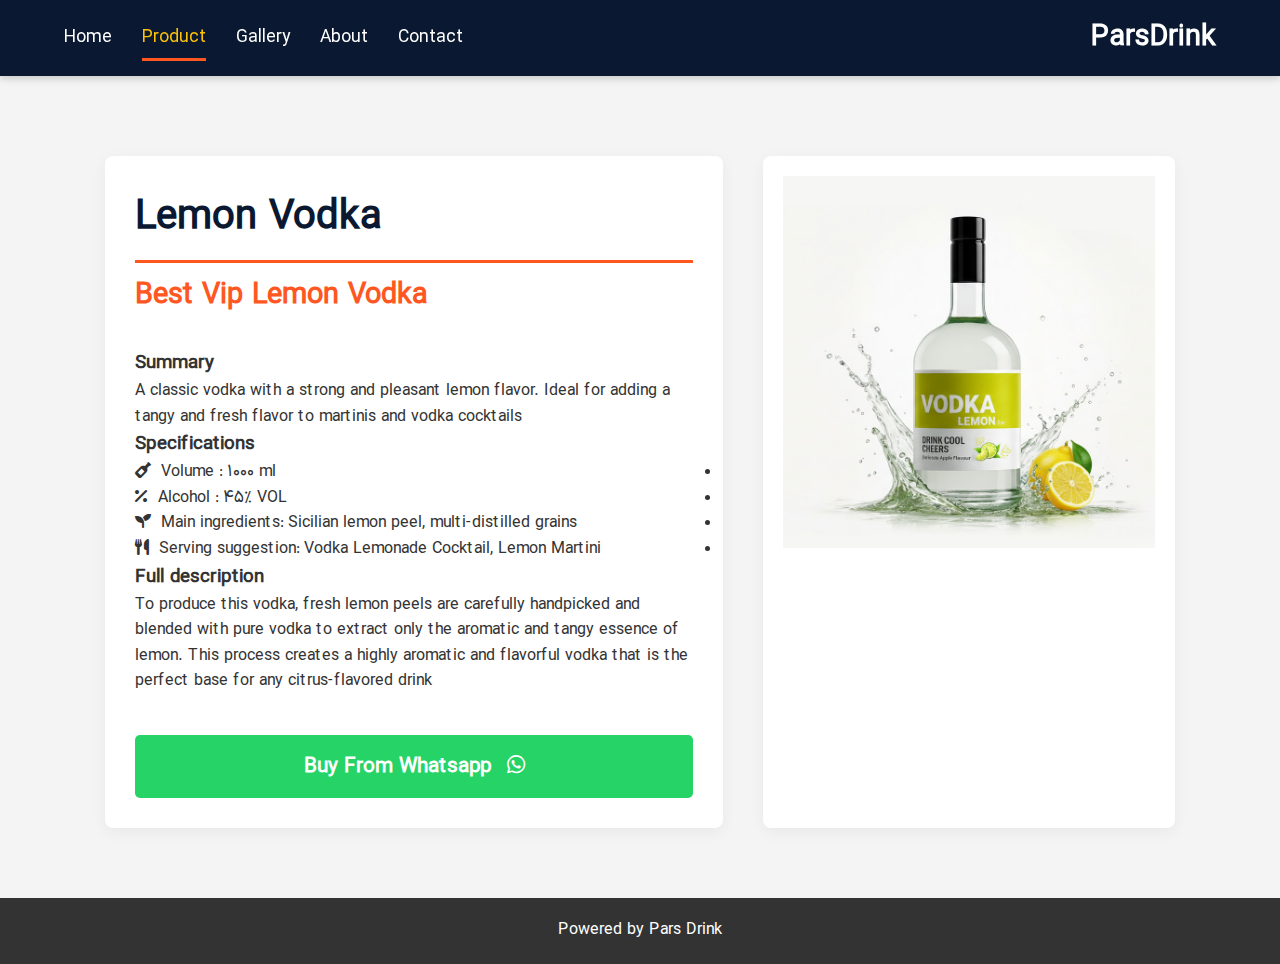
<file: product-view-lemon.html>
<!DOCTYPE html>
<html lang="en" dir="ltr">
<head>
    <meta charset="UTF-8">
    <meta name="viewport" content="width=device-width, initial-scale=1.0">
	<link rel="icon" type="image/x-icon" href="files/favicon.ico">
    <title>ParsDrink - Lemon Vodka - Product Details</title>
	<meta name="description" content="ودکا لیمو پارس درینک تهیه شده از پوست لیموی تازه. بهترین انتخاب برای ساخت کوکتل‌های کلاسیک و مارتینی. طعمی قوی و انرژی‌بخش.">
<meta name="keywords" content="ودکا لیمو، خرید ودکا ترش، اسانس لیمو الکلی، کوکتل لیمو با ودکا، پارس درینک لیمو">
	<link rel="canonical" href="https://parsdrink.shop/product-view-lemon.html">
    <link rel="stylesheet" href="files/style.css">
    <link rel="stylesheet" href="https://cdnjs.cloudflare.com/ajax/libs/font-awesome/6.0.0-beta3/css/all.min.css">
</head>
<body>

<header class="navbar">
        <div class="logo"><a href="index.html">ParsDrink</a></div>
        <nav class="nav-links">
            <a href="index.html">Home</a>
            <a href="products.html" class="active-link">Product</a>
			<a href="gallery.html">Gallery</a>
            <a href="about.html">About</a>
            <a href="contact.html">Contact</a>
        </nav>
        <button class="menu-toggle"><i class="fas fa-bars"></i></button>
    </header>
    
    <main class="main-content product-view-page">
        <div class="container">
            
            <section class="product-details">
                
                <div class="product-image-container">
                    <img src="files/products/lemon.jpg" alt="Lemon Vodka" class="main-product-img">
                </div>
                
                <div class="product-info">
                    <h1>Lemon Vodka</h1>
                    <p class="product-price">Best Vip Lemon Vodka</p>
                    
                    <div class="short-description">
                        <h3>Summary</h3>
                        <p>A classic vodka with a strong and pleasant lemon flavor. Ideal for adding a tangy and fresh flavor to martinis and vodka cocktails</p>
                    </div>

                    <div class="product-specs">
                        <h3>Specifications</h3>
                        <ul>
                            <li>Volume : 1000 ml <i class="fas fa-wine-bottle" style="margin-right:5px;"></i></li>
                            <li> Alcohol : 45% VOL <i class="fas fa-percent" style="margin-right:5px;"></i></li>
						    <li> Main ingredients: Sicilian lemon peel, multi-distilled grains <i class="fas fa-seedling" style="margin-right:5px;"></i></li>
                            <li> Serving suggestion: Vodka Lemonade Cocktail, Lemon Martini <i class="fas fa-utensils" style="margin-right:5px;"></i></li>
                        </ul>
                    </div>

                    <div class="long-description">
                        <h3>Full description</h3>
                        <p>To produce this vodka, fresh lemon peels are carefully handpicked and blended with pure vodka to extract only the aromatic and tangy essence of lemon. This process creates a highly aromatic and flavorful vodka that is the perfect base for any citrus-flavored drink</p>
                    </div>
                    
                    <a href="https://wa.me/212783611965?text=hi" target="_blank" class="whatsapp-btn">
                        <i class="fab fa-whatsapp"></i> Buy From Whatsapp
                    </a>
                </div>
            </section>
            
        </div>
    </main>

    <footer class="footer">
<p>Powered by Pars Drink</p>
    </footer>

    <script>
        document.querySelector('.menu-toggle').addEventListener('click', function() {
            document.querySelector('.nav-links').classList.toggle('active');
            const icon = this.querySelector('i');
            if (document.querySelector('.nav-links').classList.contains('active')) {
                icon.classList.remove('fa-bars');
                icon.classList.add('fa-times');
            } else {
                icon.classList.remove('fa-times');
                icon.classList.add('fa-bars');
            }
        });
    </script>
</body>
</html>
</file>
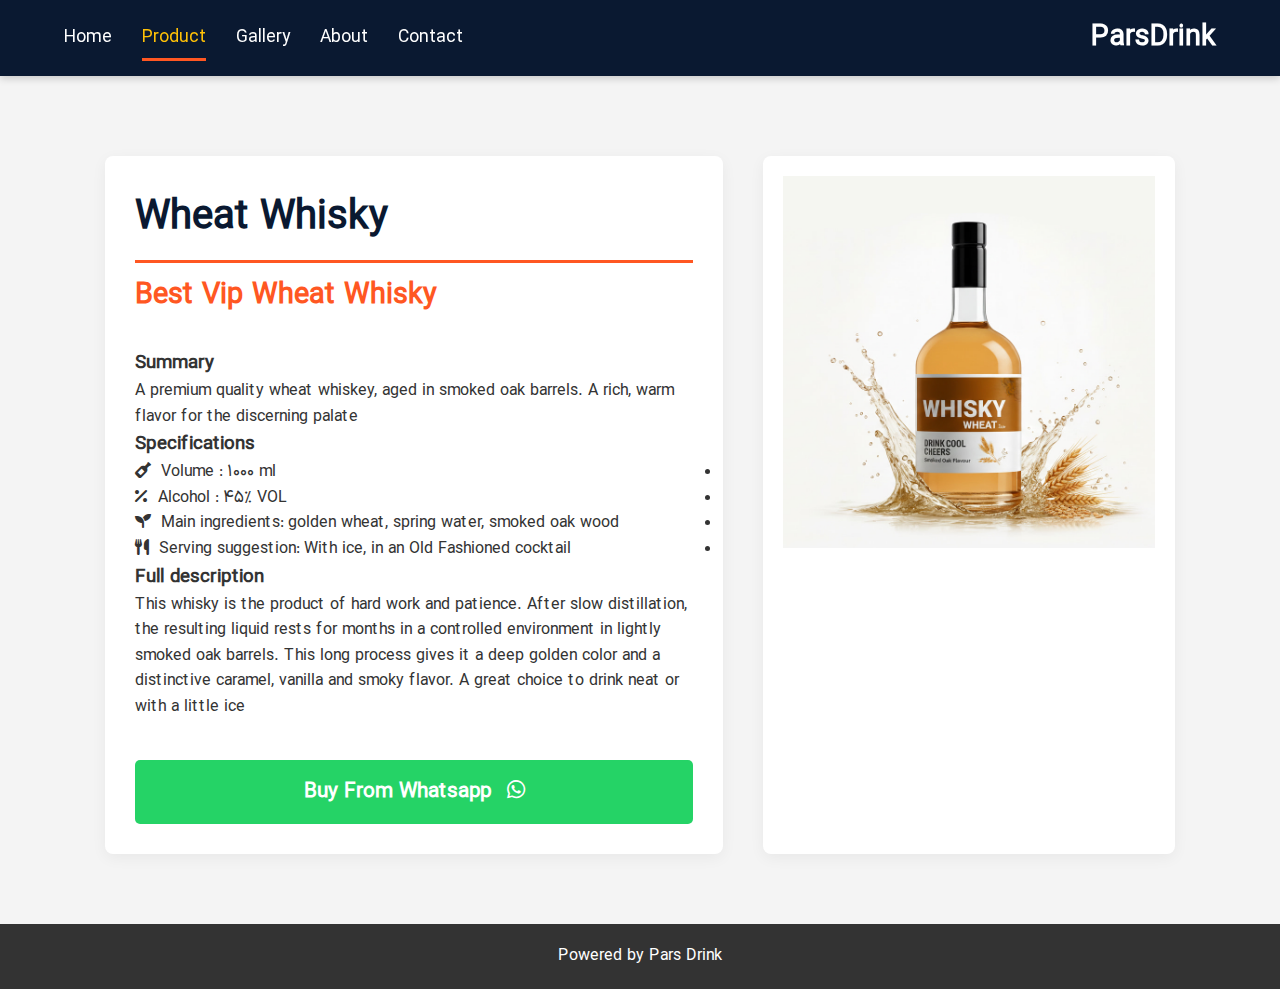
<file: product-view-whisky.html>
<!DOCTYPE html>
<html lang="en" dir="ltr">
<head>
    <meta charset="UTF-8">
    <meta name="viewport" content="width=device-width, initial-scale=1.0">
	<link rel="icon" type="image/x-icon" href="files/favicon.ico">
    <title>ParsDrink - Wheat Whisky - Product Details</title>
<meta name="description" content="ویسکی گندم پارس درینک با طعم عمیق دودی و نوت‌های وانیل. تهیه شده از بهترین گندم طلایی و تقطیر سنتی. تجربه‌ای گرم و ماندگار برای خاص‌پسندان.">
<meta name="keywords" content="خرید ویسکی گندم، ویسکی دودی ایران، ویسکی دست ساز، قیمت ویسکی بلوط، پارس درینک ویسکی">
	<link rel="canonical" href="https://parsdrink.shop/product-view-whisky.html">
    <link rel="stylesheet" href="files/style.css">
    <link rel="stylesheet" href="https://cdnjs.cloudflare.com/ajax/libs/font-awesome/6.0.0-beta3/css/all.min.css">
</head>
<body>

<header class="navbar">
        <div class="logo"><a href="index.html">ParsDrink</a></div>
        <nav class="nav-links">
            <a href="index.html">Home</a>
            <a href="products.html" class="active-link">Product</a>
			<a href="gallery.html">Gallery</a>
            <a href="about.html">About</a>
            <a href="contact.html">Contact</a>
        </nav>
        <button class="menu-toggle"><i class="fas fa-bars"></i></button>
    </header>
    
    <main class="main-content product-view-page">
        <div class="container">
            
            <section class="product-details">
                
                <div class="product-image-container">
                    <img src="files/products/whisky.jpg" alt="Wheat Whisky" class="main-product-img">
                </div>
                
                <div class="product-info">
                    <h1>Wheat Whisky</h1>
                    <p class="product-price">Best Vip Wheat Whisky</p>
                    
                    <div class="short-description">
                        <h3>Summary</h3>
                        <p>A premium quality wheat whiskey, aged in smoked oak barrels. A rich, warm flavor for the discerning palate</p>
                    </div>

                    <div class="product-specs">
                        <h3>Specifications</h3>
                        <ul>
                            <li>Volume : 1000 ml <i class="fas fa-wine-bottle" style="margin-right:5px;"></i></li>
                            <li> Alcohol : 45% VOL <i class="fas fa-percent" style="margin-right:5px;"></i></li>
						    <li> Main ingredients: golden wheat, spring water, smoked oak wood <i class="fas fa-seedling" style="margin-right:5px;"></i></li>
                            <li> Serving suggestion: With ice, in an Old Fashioned cocktail <i class="fas fa-utensils" style="margin-right:5px;"></i></li>
                        </ul>
                    </div>

                    <div class="long-description">
                        <h3>Full description</h3>
                        <p>This whisky is the product of hard work and patience. After slow distillation, the resulting liquid rests for months in a controlled environment in lightly smoked oak barrels. This long process gives it a deep golden color and a distinctive caramel, vanilla and smoky flavor. A great choice to drink neat or with a little ice</p>
                    </div>
                    
                    <a href="https://wa.me/212783611965?text=hi" target="_blank" class="whatsapp-btn">
                        <i class="fab fa-whatsapp"></i> Buy From Whatsapp
                    </a>
                </div>
            </section>
            
        </div>
    </main>

    <footer class="footer">
<p>Powered by Pars Drink</p>
    </footer>

    <script>
        document.querySelector('.menu-toggle').addEventListener('click', function() {
            document.querySelector('.nav-links').classList.toggle('active');
            const icon = this.querySelector('i');
            if (document.querySelector('.nav-links').classList.contains('active')) {
                icon.classList.remove('fa-bars');
                icon.classList.add('fa-times');
            } else {
                icon.classList.remove('fa-times');
                icon.classList.add('fa-bars');
            }
        });
    </script>
</body>
</html>
</file>
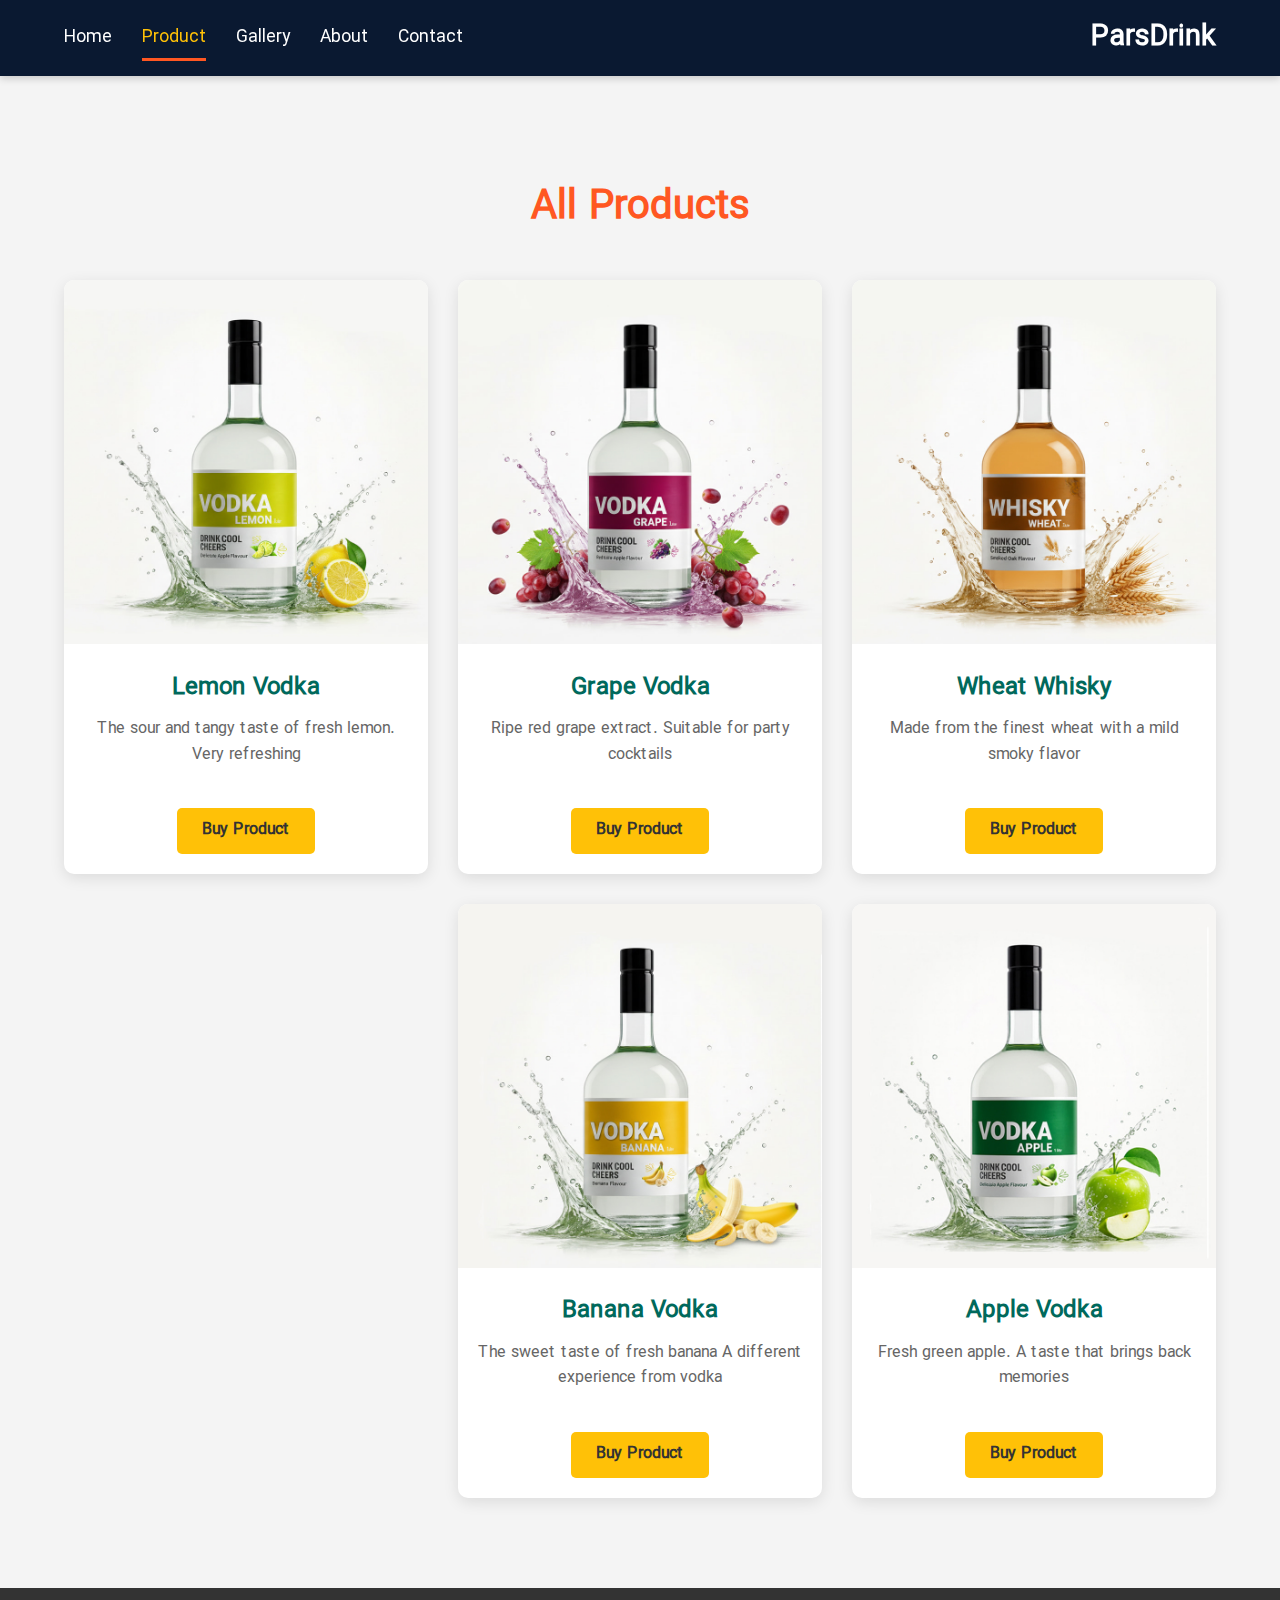
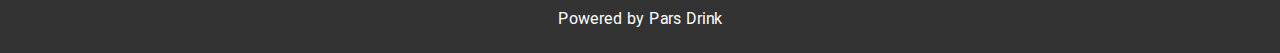
<file: products.html>
<!DOCTYPE html>
<html lang="en" dir="ltr">
<head>
    <meta charset="UTF-8">
    <meta name="viewport" content="width=device-width, initial-scale=1.0">
	<link rel="icon" type="image/x-icon" href="files/favicon.ico">
    <title>ParsDrink - Products</title>
<meta name="description" content="لیست کامل محصولات پارس درینک شامل ویسکی گندم دودی، ودکا سیب سبز، موز، انگور و لیمو. تمامی محصولات با بهترین مواد اولیه و تقطیر حرفه‌ای تهیه شده‌اند.">
<meta name="keywords" content="خرید آنلاین ودکا، قیمت ویسکی گندم، سفارش ودکا میوه ای، پارس درینک محصولات، انواع نوشیدنی الکلی">
	<link rel="canonical" href="https://parsdrink.shop/products.html">
    <link rel="stylesheet" href="files/style.css">
    <link rel="stylesheet" href="https://cdnjs.cloudflare.com/ajax/libs/font-awesome/6.0.0-beta3/css/all.min.css">
</head>
<body>

<header class="navbar">
        <div class="logo"><a href="index.html">ParsDrink</a></div>
        <nav class="nav-links">
            <a href="index.html">Home</a>
            <a href="products.html" class="active-link">Product</a>
			<a href="gallery.html">Gallery</a>
            <a href="about.html">About</a>
            <a href="contact.html">Contact</a>
        </nav>
        <button class="menu-toggle"><i class="fas fa-bars"></i></button>
    </header>
    
    <main class="main-content">
        <section class="products-grid full-page-grid" id="products">
            <h2>All Products</h2>

            <div class="grid-container">
                <div class="product-card">
				<a href="product-view-whisky.html" class="product-link-overlay">
                    <img src="files/products/whisky.jpg" alt="Wheat Whisky">
                    <h3>Wheat Whisky</h3>
                    <p>Made from the finest wheat with a mild smoky flavor</p>
					</a>
                    <a href="product-view-whisky.html" class="buy-btn">Buy Product</a>
                </div>
                
                <div class="product-card">
				<a href="product-view-grape.html" class="product-link-overlay">
                    <img src="files/products/grape.jpg" alt="Grape Vodka">
                    <h3>Grape Vodka</h3>
                    <p>Ripe red grape extract. Suitable for party cocktails</p>
					</a>
                    <a href="product-view-grape.html" class="buy-btn">Buy Product</a>
                </div>

                <div class="product-card">
				<a href="product-view-lemon.html" class="product-link-overlay">
                    <img src="files/products/lemon.jpg" alt="Lemon Vodka">
                    <h3>Lemon Vodka</h3>
                    <p>The sour and tangy taste of fresh lemon. Very refreshing</p>
					</a>
                    <a href="product-view-lemon.html" class="buy-btn">Buy Product</a>
                </div>
                
                 <div class="product-card">
				 <a href="product-view-apple.html" class="product-link-overlay">
                    <img src="files/products/apple.jpg" alt="Apple Vodka">
                    <h3>Apple Vodka</h3>
                    <p>Fresh green apple. A taste that brings back memories</p>
					</a>
                    <a href="product-view-apple.html" class="buy-btn">Buy Product</a>
                </div>

                 <div class="product-card">
				 <a href="product-view-banana.html" class="product-link-overlay">
                    <img src="files/products/banana.jpg" alt="Banana Vodka">
                    <h3>Banana Vodka</h3>
                    <p>The sweet taste of fresh banana A different experience from vodka</p>
					</a>
                    <a href="product-view-banana.html" class="buy-btn">Buy Product</a>
                </div>
            </div>
        </section>
    </main>

    <footer class="footer">
<p>Powered by Pars Drink</p>
    </footer>

    <script>
        document.querySelector('.menu-toggle').addEventListener('click', function() {
            document.querySelector('.nav-links').classList.toggle('active');
            const icon = this.querySelector('i');
            if (document.querySelector('.nav-links').classList.contains('active')) {
                icon.classList.remove('fa-bars');
                icon.classList.add('fa-times');
            } else {
                icon.classList.remove('fa-times');
                icon.classList.add('fa-bars');
            }
        });
    </script>
</body>
</html>
</file>
<file: files/style.css>
/* تنظیمات عمومی و ریست */
* {
    margin: 0;
    padding: 0;
    box-sizing: border-box;
}

@font-face {
	font-family: IRANSansXFaNum;
	font-style: normal;
	font-weight: 400;
	src: url('../files/font/woff/IRANSansXFaNum-Regular.woff') format('woff'),   
	url('../files/font/woff2/IRANSansXFaNum-Regular.woff2') format('woff2');	
}

body {
    font-family: "IRANSansXFaNum", Tahoma, sans-serif;
    line-height: 1.6;
    background-color: #f4f4f4;
    color: #333;
    direction: rtl; 
    text-align: right;
}

h2 {
    text-align: center;
    margin-bottom: 40px;
    font-size: 2.5em;
    color: #FF5722; 
}

a {
    text-decoration: none;
    color: inherit;
}

/* --- استایل‌های عمومی طرح‌بندی --- */

.container {
    max-width: 1100px;
    margin: 0 auto;
    padding: 0 15px;
}

.active-link {
    color: #ffc107 !important;
}

/* آندرلاین زیر لینک فعال */
.active-link::after {
    width: 100% !important;
}


/* --- 1. نوار ناوبری (Navbar) --- */
.navbar {
    background-color: #0A1931; 
    color: white;
    display: flex;
    justify-content: space-between;
    align-items: center;
    padding: 15px 5%;
    position: sticky;
    top: 0;
    z-index: 1000;
    box-shadow: 0 2px 8px rgba(0, 0, 0, 0.2);
}

.logo {
    font-size: 1.8em;
    font-weight: bold;
    color: white; 
    text-decoration: none; 
}


.nav-links a {
    margin-right: 25px;
    font-size: 1.1em;
    padding: 5px 0;
    transition: color 0.3s;
    position: relative;
}

.nav-links a:hover {
    color: #FF5722; 
}

.nav-links a::after {
    content: '';
    position: absolute;
    bottom: -5px;
    right: 0;
    width: 0;
    height: 3px;
    background-color: #FF5722;
    transition: width 0.3s;
}
.nav-links a:hover::after {
    width: 100%;
}

.menu-toggle {
    display: none; 
    background: none;
    border: none;
    color: white;
    font-size: 1.5em;
    cursor: pointer;
}

.hero-banner {
    width: 100%;
    height: 144vh; 
    background-size: 95% auto; 
    background-position: center bottom; 
    background-repeat: no-repeat;
    background-color: #FDFDFD; 
    display: flex;
    align-items: center;
    justify-content: flex-start;
    position: relative;
}


.banner-content {
    color: white;
    padding: 0 10%;
    z-index: 10;
    text-shadow: 0 2px 5px rgba(0, 0, 0, 0.7); 
}

.hero-banner::before {
    content: '';
    position: absolute;
    top: 0;
    left: 0;
    right: 0;
    bottom: 0;
    background: rgba(0, 0, 0, 0.3);
}

.banner-content h1 {
    font-size: 3.5em;
    margin-bottom: 15px;
}

.banner-content p {
    font-size: 1.5em;
    margin-bottom: 30px;
}

.cta-btn {
    display: inline-block;
    background-color: #ffc107;
    color: #333;
    padding: 15px 35px;
    border-radius: 5px;
    font-weight: bold;
    font-size: 1.2em;
    transition: background-color 0.3s;
}

.cta-btn:hover {
    background-color: #ff9800;
}


.cta-btn2 {
    color: #F0CE0D;
    padding: 15px 35px;
    border-radius: 5px;
    font-weight: bold;
    font-size: 1.2em;
    transition: all 0.3s; /* تغییر از background-color به all برای انتقال بهتر حاشیه */
}


/* --- 3. بنر ترویجی (Promotion Banner) --- */
.promotion-banner {
    width: 100%;
    padding: 100px 5%;
    background-size: cover;
    background-position: center;
    background-attachment: fixed;
    color: white;
    text-align: center;
    position: relative;
}

.promotion-banner::before {
    content: '';
    position: absolute;
    top: 0;
    left: 0;
    right: 0;
    bottom: 0;
    background: rgba(0, 0, 0, 0.65);
}

.promotion-content {
    position: relative;
    z-index: 10;
}

.promotion-content h2 {
    color: #fff;
    font-size: 3em;
    margin-bottom: 10px;
}

.promotion-content p {
    font-size: 1.3em;
    margin-bottom: 25px;
}

.promo-btn {
    display: inline-block;
    border: 2px solid #ffc107;
    color: #ffc107;
    padding: 12px 30px;
    border-radius: 5px;
    font-weight: bold;
    transition: all 0.3s;
}

.promo-btn:hover {
    background-color: #ffc107;
    color: #333;
}


/* --- 4. لیست محصولات (Products Grid) --- */
.products-grid {
    padding: 50px 5%;
}

.grid-container {
    display: grid;
    grid-template-columns: repeat(auto-fit, minmax(280px, 1fr));
    gap: 30px;
}

.product-card {
    /* **مهم:** پوزیشن باید Relative باشد تا لینک بتواند به آن چسبیده و کل سطح را پوشش دهد */
    position: relative; 
    background-color: white;
    border-radius: 10px;
    overflow: hidden;
    box-shadow: 0 4px 15px rgba(0, 0, 0, 0.1);
    text-align: center;
    padding-bottom: 20px;
    transition: transform 0.3s, box-shadow 0.3s;
}


.product-link-overlay {
    /* دیسپلی Block برای اینکه تمام عرض در دسترس را بگیرد */
    display: block; 
    /* کل فضای بالای دکمه خرید را پوشش می‌دهد */
    padding: 0 0 10px 0; 
    margin-bottom: 10px;
}

/* برای جلوگیری از اینکه دکمه خرید ناخواسته داخل این لینک قرار گیرد، باید دکمه را خارج از تگ <a> گذاشت */
.product-card .buy-btn {
    /* مطمئن شوید دکمه خرید زیر لینک اصلی قرار بگیرد */
    position: relative; 
    z-index: 2; /* بالاتر از لینک overlay باشد */
}

.product-card:hover {
    transform: translateY(-5px);
    box-shadow: 0 8px 25px rgba(0, 0, 0, 0.15);
}

.product-card img {
    width: 100%;
    height: auto;
    max-height: 400px;
    object-fit: contain; 
    margin-bottom: 15px;
}

.product-card h3 {
    font-size: 1.5em;
    color: #00695c;
    margin-bottom: 10px;
}

.product-card p {
    padding: 0 15px;
    margin-bottom: 20px;
    color: #666;
}

.buy-btn {
    display: inline-block;
    background-color: #ffc107;
    color: #333;
    padding: 10px 25px;
    border-radius: 5px;
    font-weight: bold;
    transition: background-color 0.3s;
}

.buy-btn:hover {
    background-color: #ff9800;
}


/* --- 5. بنر کوچک‌تر تبلیغاتی (Callout Banner) --- */
.callout-banner {
    padding: 80px 5%;
    background-size: cover;
    background-position: center;
    color: white;
    text-align: right;
    position: relative;
    margin-top: 50px;
}

.callout-banner::before {
    content: '';
    position: absolute;
    top: 0;
    left: 0;
    right: 0;
    bottom: 0;
    background: rgba(0, 0, 0, 0.4); 
}

.callout-content {
    position: relative;
    z-index: 10;
    max-width: 500px; 
}

.callout-content h3 {
    font-size: 2em;
    margin-bottom: 10px;
    color: #ffc107;
}

.callout-content p {
    font-size: 1.1em;
    margin-bottom: 20px;
}

.callout-btn {
    display: inline-block;
    background-color: #004d40;
    color: white;
    padding: 10px 20px;
    border-radius: 5px;
    transition: background-color 0.3s;
}

.callout-btn:hover {
    background-color: #00695c;
}


/* --- 6. فوتر (Footer) --- */
.footer {
    background-color: #333;
    color: white;
    text-align: center;
    padding: 20px;
    margin-top: 40px;
}

/* --- استایل‌های صفحات داخلی (About, Products) --- */

.full-page-grid {
    padding-top: 100px;
    min-height: 80vh;
}

.about-page {
    padding-top: 50px; 
    min-height: 80vh; 
}

.about-section {
    padding: 20px 0%;
}

.about-section h2 {
    margin-bottom: 50px;
    padding-top: 20px;
}

.about-card {
    background-color: white;
    padding: 30px;
    margin-bottom: 30px;
    border-radius: 8px;
	text-align: left;
    box-shadow: 0 4px 10px rgba(0, 0, 0, 0.05);
}

.about-card h3 {
    color: #0A1931;
    font-size: 1.8em;
    border-bottom: 2px solid #FF5722; 
    padding-bottom: 10px;
    margin-bottom: 20px;
}

.about-card p {
    margin-bottom: 15px;
    font-size: 1.1em;
    color: #555;
}

.about-card ul {
    list-style: none;
    padding: 0;
    margin-top: 20px;
}

.about-card ul li {
    background-color: #f9f9f9;
    padding: 10px 15px;
    margin-bottom: 8px;
    border-radius: 4px;
    display: flex;
    align-items: center;
}

.about-card ul li i {
    color: #00695c;
    margin-left: 10px;
}

.image-focus {
    text-align: center;
    margin: 40px 0;
}

.image-focus img {
    max-width: 100%;
    height: auto;
    border-radius: 10px;
    box-shadow: 0 8px 20px rgba(0, 0, 0, 0.15);
}

.image-caption {
    margin-top: 15px;
    font-style: italic;
    color: #777;
}

.experience-call .cta-btn {
    margin-top: 15px;
    font-size: 1.1em;
    padding: 12px 30px;
}


/* --- استایل‌های اختصاصی صفحه جزئیات محصول (Product View) - عمومی برای دسکتاپ و موبایل --- */

.product-view-page {
    padding-top: 50px; 
    min-height: 80vh; 
}

.product-details {
    /* طرح بندی دو ستونه در دسکتاپ */
    display: flex;
    gap: 40px;
    padding: 30px 0;
}

.product-image-container {
    flex: 1;
    min-width: 300px;
    padding: 20px;
    background-color: white; /* **زمینه سفید** */
    border-radius: 8px;
    box-shadow: 0 4px 15px rgba(0, 0, 0, 0.05);
    text-align: center;
}

.main-product-img {
    width: 100%;
    height: auto;
    max-height: 600px;
    object-fit: contain;
}

.product-info {
    flex: 1.5;
    background-color: white; /* **زمینه سفید** */
    padding: 30px;
    border-radius: 8px;
	text-align: left;
    box-shadow: 0 4px 15px rgba(0, 0, 0, 0.05);
}

.product-info h1 {
    font-size: 2.5em;
    color: #0A1931;
    margin-bottom: 10px;
    border-bottom: 3px solid #FF5722;
    padding-bottom: 10px;
	text-align: left;
}

.product-price {
    font-size: 1.8em;
    color: #FF5722;
    font-weight: bold;
    margin-bottom: 30px;
	text-align: left;
}

/* --- استایل دکمه واتساپ --- */
.whatsapp-btn {
    display: block; 
    text-align: center;
    background-color: #25D366; /* سبز واتساپ */
    color: white;
    padding: 15px 0;
    font-size: 1.3em;
    font-weight: bold;
    border-radius: 5px;
    margin-top: 40px;
    transition: background-color 0.3s, box-shadow 0.3s;
}

.whatsapp-btn:hover {
    background-color: #1DA851;
    box-shadow: 0 4px 10px rgba(37, 211, 102, 0.5);
}

.whatsapp-btn i {
    margin-left: 10px;
}


/* =================================
    واکنش‌گرایی (Responsive Design)
    ================================= */

@media (max-width: 900px) {
    /* تغییر چیدمان دو ستونه به تک ستونه در موبایل */
    .product-details {
        flex-direction: column; 
    }
}


@media (max-width: 768px) {
    /* --- نوار ناوبری موبایل --- */
    .nav-links {
        display: none;
        flex-direction: column;
        width: 100%;
        position: absolute;
        top: 60px;
        right: 0;
        background-color: #0A1931; /* اصلاح رنگ به رنگ نوار اصلی */
        box-shadow: 0 4px 5px rgba(0, 0, 0, 0.1);
        padding: 10px 0;
    }

    .nav-links a {
        padding: 10px 5%;
        margin: 0;
        border-bottom: 1px solid rgba(255, 255, 255, 0.1);
    }
    .nav-links a:last-child {
        border-bottom: none;
    }

    .menu-toggle {
        display: block; 
    }

    .nav-links.active {
        display: flex;
    }
    
    /* --- بنرهای موبایل --- */
    .hero-banner {
        height: 60vh;
        justify-content: center;
        text-align: center;
    }
    
    .banner-content {
        padding: 0 5%;
    }

    .banner-content h1 {
        font-size: 2.5em;
    }
    
    .banner-content p {
        font-size: 1.2em;
    }

    .promotion-banner {
        padding: 60px 5%;
    }
	
	
}


/* --- استایل‌های اختصاصی صفحه تماس با ما (Contact Page) --- */

.contact-page {
    padding-top: 50px; 
    min-height: 80vh; 
}

.contact-section {
    padding: 20px 0;
}

.contact-card {
    background-color: white;
    padding: 40px;
    margin-top: 30px;
    border-radius: 8px;
    box-shadow: 0 5px 15px rgba(0, 0, 0, 0.1);
    text-align: center; /* تمام محتوا در مرکز قرار گیرد */
}

.contact-card h3 {
    color: #0A1931;
    font-size: 1.8em;
    margin-bottom: 20px;
    border-bottom: 2px solid #FF5722;
    display: inline-block; /* برای اینکه خط زیر کل عرض را نگیرد */
    padding-bottom: 5px;
}

.contact-card p {
    font-size: 1.1em;
    color: #555;
    margin-bottom: 30px;
    max-width: 600px;
    margin-left: auto;
    margin-right: auto;
}

/* بزرگتر کردن دکمه واتساپ در این صفحه */
.whatsapp-lg {
    font-size: 1.5em; 
    padding: 18px 0 !important;
    max-width: 400px; /* محدود کردن عرض در دسکتاپ */
    margin-left: auto;
    margin-right: auto;
    margin-bottom: 40px;
}


/* --- استایل محرمانگی --- */

.privacy-note {
    background-color: #f0f8ff; /* رنگ زمینه ملایم */
    border: 1px solid #cce5ff;
    border-radius: 8px;
    padding: 25px;
    margin-top: 30px;
    text-align: left; /* متن داخلی به راست برگردد */
}

.privacy-note h3 {
    color: #0A1931; 
    font-size: 1.6em;
    border-bottom: 2px solid #0A1931;
    display: block;
    padding-bottom: 10px;
    margin-bottom: 15px;
	text-align: left;
}

.privacy-note ul {
    list-style: none;
    padding: 0;
	text-align: left;
}

.privacy-note ul li {
    font-size: 1em;
    margin-bottom: 12px;
    color: #333;
    display: flex;
    align-items: flex-start;
}

.privacy-note ul li i {
    color: #004d40; /* یک رنگ تیره امنیتی */
    margin-left: 10px;
    margin-top: 5px;
    font-size: 1.1em;
}

/* --- واکنش‌گرایی برای موبایل --- */
@media (max-width: 600px) {
    .contact-card {
        padding: 20px;
    }
    .whatsapp-lg {
        font-size: 1.2em;
        padding: 15px 0 !important;
    }
    .privacy-note h3 {
        font-size: 1.4em;
    }
}

/* --- استایل‌های اختصاصی صفحه 404 (Not Found) --- */

.error-404-page {
    padding-top: 80px;
    min-height: 85vh;
    display: flex;
    align-items: center;
    justify-content: center;
    text-align: center;
}

.error-container {
    background-color: white;
    padding: 50px 30px;
    border-radius: 10px;
    box-shadow: 0 8px 25px rgba(0, 0, 0, 0.1);
    max-width: 700px;
    width: 100%;
    margin-left: auto;
    margin-right: auto;
}

.error-container h1 {
    font-size: 6em;
    color: #FF5722; /* رنگ نارنجی شاد */
    margin-bottom: 20px;
    text-shadow: 2px 2px 8px rgba(0, 0, 0, 0.1);
}

.error-container h2 {
    font-size: 2.2em;
    color: #0A1931;
    margin-bottom: 25px;
}

.error-container p {
    font-size: 1.1em;
    color: #666;
    margin-bottom: 35px;
    line-height: 1.8;
}

.error-actions {
    display: flex;
    flex-wrap: wrap; /* برای موبایل زیر هم قرار بگیرند */
    justify-content: center;
    gap: 15px;
    margin-bottom: 40px;
}

.error-actions .cta-btn {
    font-size: 1.1em;
    padding: 12px 25px;
    margin-top: 0; /* برای حذف مارجین اضافی از cta-btn عمومی */
    display: flex; /* برای قرارگیری آیکون کنار متن */
    align-items: center;
}

.error-actions .cta-btn i {
    margin-left: 10px;
}

.error-image {
    margin: 40px 0;
}

.error-image img {
    max-width: 80%;
    height: auto;
    border-radius: 8px;
    box-shadow: 0 5px 15px rgba(0, 0, 0, 0.1);
}

.error-tip {
    font-size: 0.95em;
    color: #999;
    margin-top: 30px;
}


/* --- واکنش‌گرایی برای موبایل صفحه 404 --- */
@media (max-width: 600px) {
    .error-container h1 {
        font-size: 4em;
    }
    .error-container h2 {
        font-size: 1.8em;
    }
    .error-actions {
        flex-direction: column; /* دکمه ها زیر هم قرار بگیرند */
    }
    .error-actions .cta-btn {
        width: 80%;
        margin-left: auto;
        margin-right: auto;
    }
    .error-image img {
        max-width: 100%;
    }
}




/* --- استایل‌های اختصاصی صفحه گالری (Gallery Page) --- */

.gallery-page {
    padding-top: 50px;
    min-height: 80vh;
}

.gallery-section {
    padding: 20px 0;
    text-align: center;
}

.gallery-section h2 {
    margin-bottom: 20px;
}

.gallery-description {
    font-size: 1.1em;
    color: #555;
    margin-bottom: 40px;
    max-width: 700px;
    margin-left: auto;
    margin-right: auto;
    line-height: 1.8;
}

.gallery-grid {
    display: grid;
    grid-template-columns: repeat(auto-fit, minmax(280px, 1fr));
    gap: 25px;
    padding: 0 15px; /* کمی فاصله از کناره‌ها */
}

.gallery-item {
    background-color: white;
    border-radius: 8px;
    box-shadow: 0 4px 15px rgba(0, 0, 0, 0.08);
    overflow: hidden;
    cursor: pointer;
    transition: transform 0.3s, box-shadow 0.3s;
}

.gallery-item:hover {
    transform: translateY(-5px);
    box-shadow: 0 8px 25px rgba(0, 0, 0, 0.15);
}

.gallery-item img {
    width: 100%;
    height: 250px; /* ارتفاع ثابت برای تصاویر گالری */
    object-fit: cover; /* تصاویر را برش می‌دهد اما فضای خالی باقی نمی‌گذارد */
    display: block;
}

/* --- استایل‌های مودال (Popup) گالری --- */

.modal {
    display: none; /* مخفی به طور پیش فرض */
    position: fixed; /* در موقعیت ثابت قرار می‌گیرد */
    z-index: 1001; /* بالاتر از همه عناصر */
    padding-top: 60px; /* فاصله از بالا */
    left: 0;
    top: 0;
    width: 100%;
    height: 100%;
    overflow: auto; /* برای اسکرول در صورت لزوم */
    background-color: rgba(0,0,0,0.9); /* پس زمینه تیره نیمه شفاف */
}

.modal-content {
    margin: auto;
    display: block;
    width: 80%;
    max-width: 800px;
    border-radius: 8px;
    box-shadow: 0 5px 20px rgba(0,0,0,0.5);
}

#caption {
    margin: auto;
    display: block;
    width: 80%;
    max-width: 800px;
    text-align: center;
    color: #ccc;
    padding: 10px 0;
    height: 150px;
    font-size: 1.2em;
}

.close-btn {
    position: absolute;
    top: 15px;
    right: 35px;
    color: #f1f1f1;
    font-size: 40px;
    font-weight: bold;
    transition: 0.3s;
    cursor: pointer;
}

.close-btn:hover,
.close-btn:focus {
    color: #bbb;
    text-decoration: none;
    cursor: pointer;
}

/* --- واکنش‌گرایی برای موبایل --- */
@media (max-width: 768px) {
    .gallery-grid {
        grid-template-columns: repeat(auto-fit, minmax(150px, 1fr));
        gap: 15px;
    }
    .gallery-item img {
        height: 180px;
    }
    .modal-content {
        width: 95%;
    }
    #caption {
        width: 95%;
    }
    .close-btn {
        top: 10px;
        right: 20px;
        font-size: 30px;
    }
}


/* --- استایل دکمه‌های قبلی و بعدی در مودال --- */

.prev-btn, .next-btn {
    cursor: pointer;
    position: absolute;
    top: 50%;
    width: auto;
    padding: 16px;
    margin-top: -50px;
    color: white;
    font-weight: bold;
    font-size: 30px;
    transition: 0.6s ease;
    border-radius: 0 3px 3px 0;
    user-select: none;
    background-color: rgba(0, 0, 0, 0.5);
    border: none;
    z-index: 1002;
}

.next-btn {
    left: 20px; /* چون جهت صفحه RTL است، قبلی و بعدی را برعکس می‌کنیم یا دستی تنظیم می‌کنیم */
    border-radius: 3px 0 0 3px;
}

.prev-btn {
    right: 20px;
    border-radius: 0 3px 3px 0;
}

.prev-btn:hover, .next-btn:hover {
    background-color: rgba(255, 87, 34, 0.8); /* رنگ نارنجی برند شما */
}

@media (max-width: 768px) {
    .prev-btn, .next-btn {
        padding: 10px;
        font-size: 20px;
    }
}
</file>
